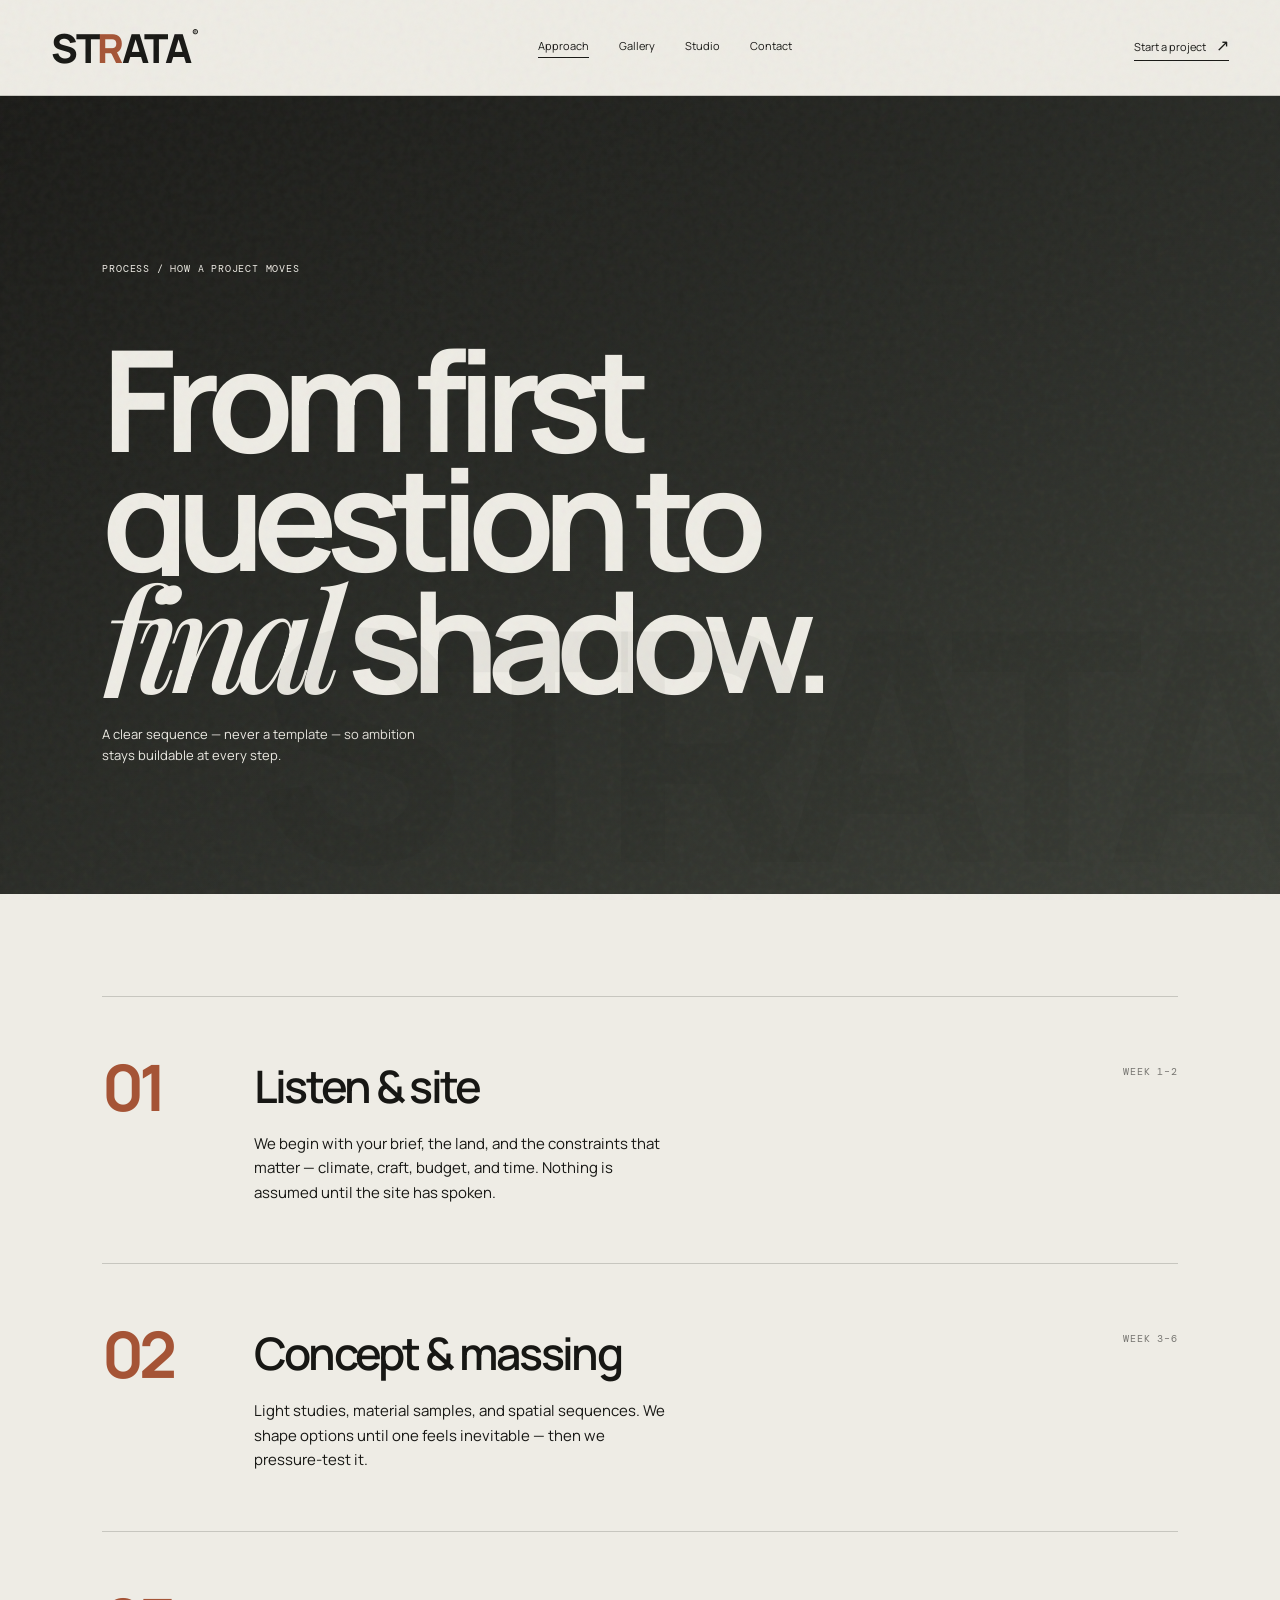
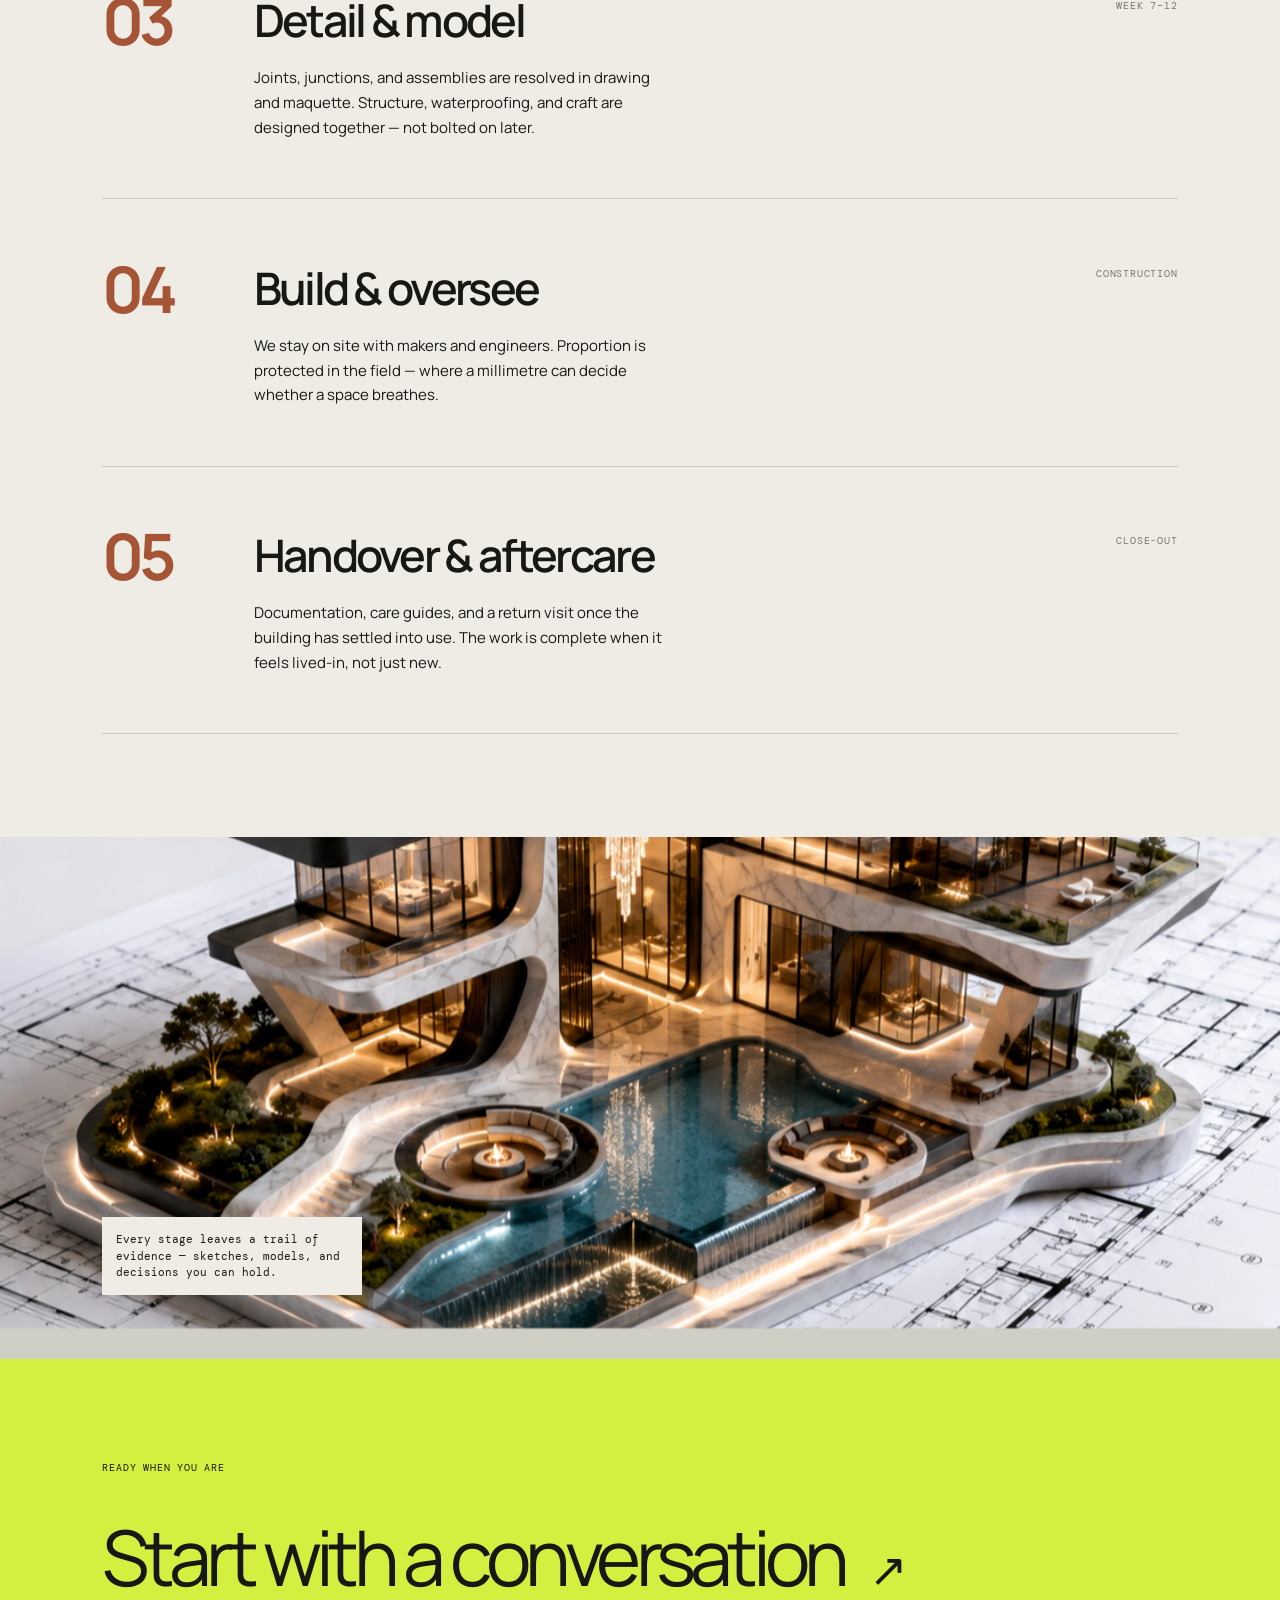
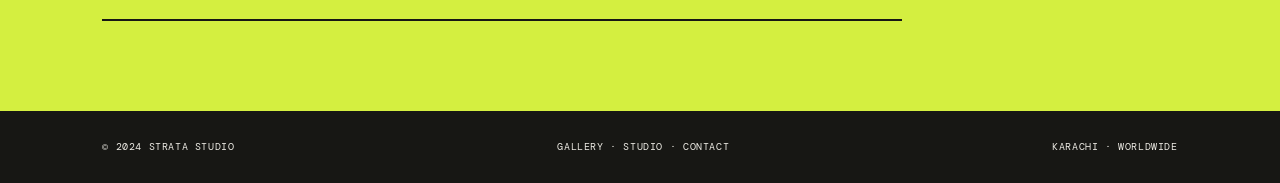
<file: outputs/strata/approach.html>
<!doctype html>
<html lang="en">
<head>
  <meta charset="utf-8">
  <meta name="viewport" content="width=device-width,initial-scale=1">
  <title>Approach — STRATA</title>
  <link rel="preconnect" href="https://fonts.googleapis.com">
  <link href="https://fonts.googleapis.com/css2?family=DM+Mono:wght@400;500&family=Manrope:wght@400;500;600;700;800&family=Playfair+Display:ital,wght@0,500;1,500&display=swap" rel="stylesheet">
  <link rel="stylesheet" href="style.css">
  <link rel="stylesheet" href="refine.css">
  <link rel="stylesheet" href="pages.css">
  <link rel="stylesheet" href="motion.css">
</head>
<body class="page approach-page">
  <div class="grain" aria-hidden="true"></div>
  <div class="cursor" aria-hidden="true">
    <div class="cursor-ring"></div>
    <div class="cursor-dot"></div>
    <div class="cursor-label">View</div>
  </div>
  <div class="page-progress" aria-hidden="true"><span></span></div>

  <header class="nav page-nav" data-nav>
    <a class="brand magnetic" href="index.html">ST<span>R</span>ATA<small>®</small></a>
    <nav>
      <a class="active" href="approach.html">Approach</a>
      <a href="gallery.html">Gallery</a>
      <a href="studio.html">Studio</a>
      <a href="contact.html">Contact</a>
    </nav>
    <a class="nav-cta magnetic" href="contact.html">Start a project <i>↗</i></a>
  </header>

  <main>
    <section class="page-hero approach-hero">
      <p class="eyebrow" data-reveal>Process / how a project moves</p>
      <h1 class="split-headline" data-split>From first<br>question to<br><em>final</em> shadow.</h1>
      <p data-reveal>A clear sequence — never a template — so ambition stays buildable at every step.</p>
    </section>

    <section class="workflow">
      <article class="workflow-step" data-reveal>
        <span class="workflow-num">01</span>
        <div>
          <h2>Listen & site</h2>
          <p>We begin with your brief, the land, and the constraints that matter — climate, craft, budget, and time. Nothing is assumed until the site has spoken.</p>
        </div>
        <span class="workflow-tag">Week 1–2</span>
      </article>
      <article class="workflow-step" data-reveal>
        <span class="workflow-num">02</span>
        <div>
          <h2>Concept & massing</h2>
          <p>Light studies, material samples, and spatial sequences. We shape options until one feels inevitable — then we pressure-test it.</p>
        </div>
        <span class="workflow-tag">Week 3–6</span>
      </article>
      <article class="workflow-step" data-reveal>
        <span class="workflow-num">03</span>
        <div>
          <h2>Detail & model</h2>
          <p>Joints, junctions, and assemblies are resolved in drawing and maquette. Structure, waterproofing, and craft are designed together — not bolted on later.</p>
        </div>
        <span class="workflow-tag">Week 7–12</span>
      </article>
      <article class="workflow-step" data-reveal>
        <span class="workflow-num">04</span>
        <div>
          <h2>Build & oversee</h2>
          <p>We stay on site with makers and engineers. Proportion is protected in the field — where a millimetre can decide whether a space breathes.</p>
        </div>
        <span class="workflow-tag">Construction</span>
      </article>
      <article class="workflow-step" data-reveal>
        <span class="workflow-num">05</span>
        <div>
          <h2>Handover & aftercare</h2>
          <p>Documentation, care guides, and a return visit once the building has settled into use. The work is complete when it feels lived-in, not just new.</p>
        </div>
        <span class="workflow-tag">Close-out</span>
      </article>
    </section>

    <section class="workflow-visual parallax-img">
      <img src="assets/maquette-residence.png" alt="Studio maquette">
      <span data-reveal>Every stage leaves a trail of evidence — sketches, models, and decisions you can hold.</span>
    </section>

    <section class="page-cta">
      <p class="eyebrow" data-reveal>Ready when you are</p>
      <a href="contact.html" class="magnetic" data-reveal>Start with a conversation <span>↗</span></a>
    </section>

    <footer class="site-footer">
      <div class="footer-bottom">
        <span>© 2024 STRATA STUDIO</span>
        <span><a href="gallery.html">Gallery</a> · <a href="studio.html">Studio</a> · <a href="contact.html">Contact</a></span>
        <span>Karachi · Worldwide</span>
      </div>
    </footer>
  </main>
  <script src="script.js"></script>
</body>
</html>
</file>
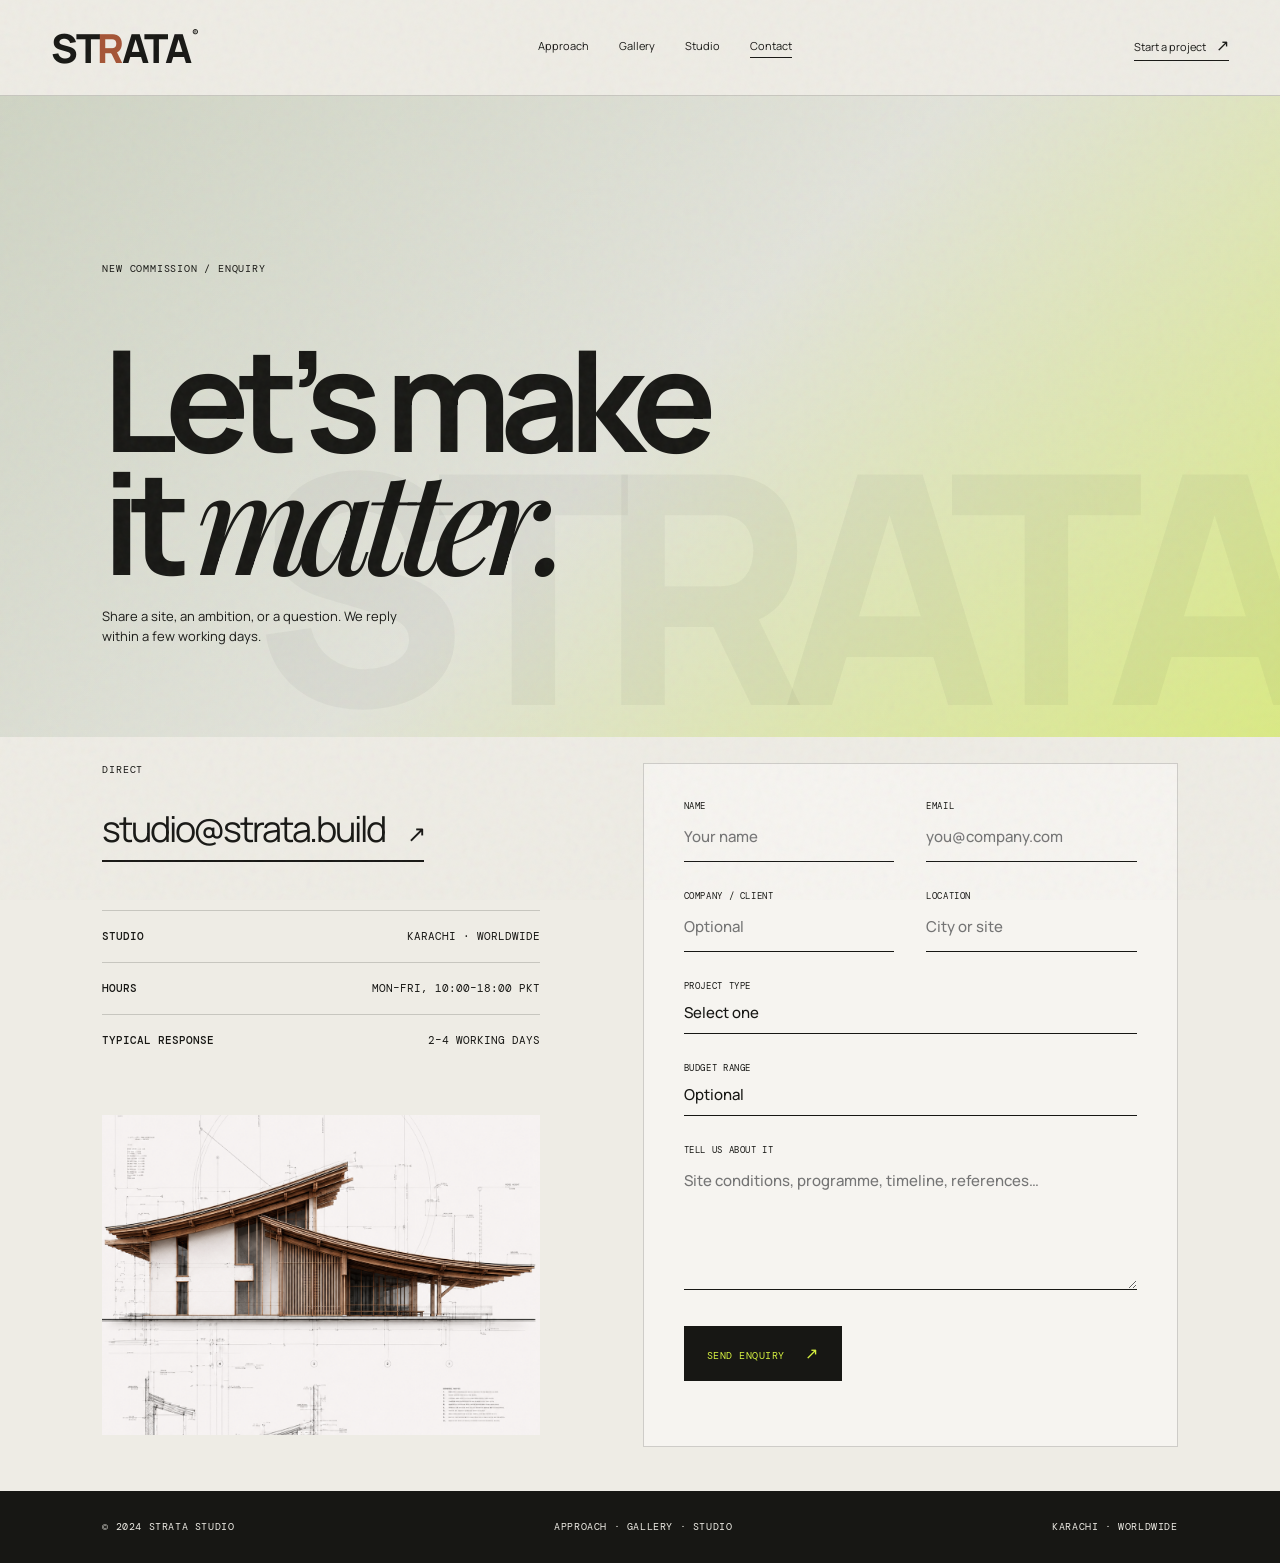
<file: outputs/strata/contact.html>
<!doctype html>
<html lang="en">
<head>
  <meta charset="utf-8">
  <meta name="viewport" content="width=device-width,initial-scale=1">
  <title>Contact — STRATA</title>
  <link rel="preconnect" href="https://fonts.googleapis.com">
  <link href="https://fonts.googleapis.com/css2?family=DM+Mono:wght@400;500&family=Manrope:wght@400;500;600;700;800&family=Playfair+Display:ital,wght@0,500;1,500&display=swap" rel="stylesheet">
  <link rel="stylesheet" href="style.css">
  <link rel="stylesheet" href="refine.css">
  <link rel="stylesheet" href="pages.css">
  <link rel="stylesheet" href="motion.css">
</head>
<body class="page contact-page">
  <div class="grain" aria-hidden="true"></div>
  <div class="cursor" aria-hidden="true">
    <div class="cursor-ring"></div>
    <div class="cursor-dot"></div>
    <div class="cursor-label">View</div>
  </div>
  <div class="page-progress" aria-hidden="true"><span></span></div>

  <header class="nav page-nav" data-nav>
    <a class="brand magnetic" href="index.html">ST<span>R</span>ATA<small>®</small></a>
    <nav>
      <a href="approach.html">Approach</a>
      <a href="gallery.html">Gallery</a>
      <a href="studio.html">Studio</a>
      <a class="active" href="contact.html">Contact</a>
    </nav>
    <a class="nav-cta magnetic" href="#enquire">Start a project <i>↗</i></a>
  </header>

  <main>
    <section class="page-hero contact-hero" id="enquire">
      <p class="eyebrow" data-reveal>New commission / enquiry</p>
      <h1 class="split-headline" data-split>Let’s make<br>it <em>matter.</em></h1>
      <p data-reveal>Share a site, an ambition, or a question. We reply within a few working days.</p>
    </section>

    <section class="contact-page-layout">
      <aside class="contact-aside" data-reveal>
        <p class="eyebrow">Direct</p>
        <a class="contact-link magnetic" href="mailto:studio@strata.build">studio@strata.build <span>↗</span></a>
        <ul>
          <li><strong>Studio</strong><span>Karachi · Worldwide</span></li>
          <li><strong>Hours</strong><span>Mon–Fri, 10:00–18:00 PKT</span></li>
          <li><strong>Typical response</strong><span>2–4 working days</span></li>
        </ul>
        <div class="contact-aside-visual">
          <img src="assets/ChatGPT%20Image%20Jul%2014,%202026,%2005_23_05%20PM.png" alt="Plan study">
        </div>
      </aside>

      <form class="contact-form contact-form--page" data-reveal>
        <div class="form-grid">
          <label>Name<input required name="name" placeholder="Your name" autocomplete="name"></label>
          <label>Email<input required type="email" name="email" placeholder="you@company.com" autocomplete="email"></label>
          <label>Company / client<input name="company" placeholder="Optional" autocomplete="organization"></label>
          <label>Location<input name="location" placeholder="City or site"></label>
        </div>
        <label>Project type
          <select name="type" required>
            <option value="" disabled selected>Select one</option>
            <option>Residence</option>
            <option>Pavilion / civic</option>
            <option>Adaptive reuse</option>
            <option>Masterplan / campus</option>
            <option>Other</option>
          </select>
        </label>
        <label>Budget range
          <select name="budget">
            <option value="" disabled selected>Optional</option>
            <option>Under $250k</option>
            <option>$250k – $1M</option>
            <option>$1M – $5M</option>
            <option>$5M+</option>
            <option>Not sure yet</option>
          </select>
        </label>
        <label>Tell us about it<textarea required name="brief" rows="5" placeholder="Site conditions, programme, timeline, references…"></textarea></label>
        <button type="submit" class="magnetic">Send enquiry <span>↗</span></button>
        <p class="form-note" aria-live="polite"></p>
      </form>
    </section>

    <footer class="site-footer">
      <div class="footer-bottom">
        <span>© 2024 STRATA STUDIO</span>
        <span><a href="approach.html">Approach</a> · <a href="gallery.html">Gallery</a> · <a href="studio.html">Studio</a></span>
        <span>Karachi · Worldwide</span>
      </div>
    </footer>
  </main>
  <script src="script.js"></script>
</body>
</html>
</file>
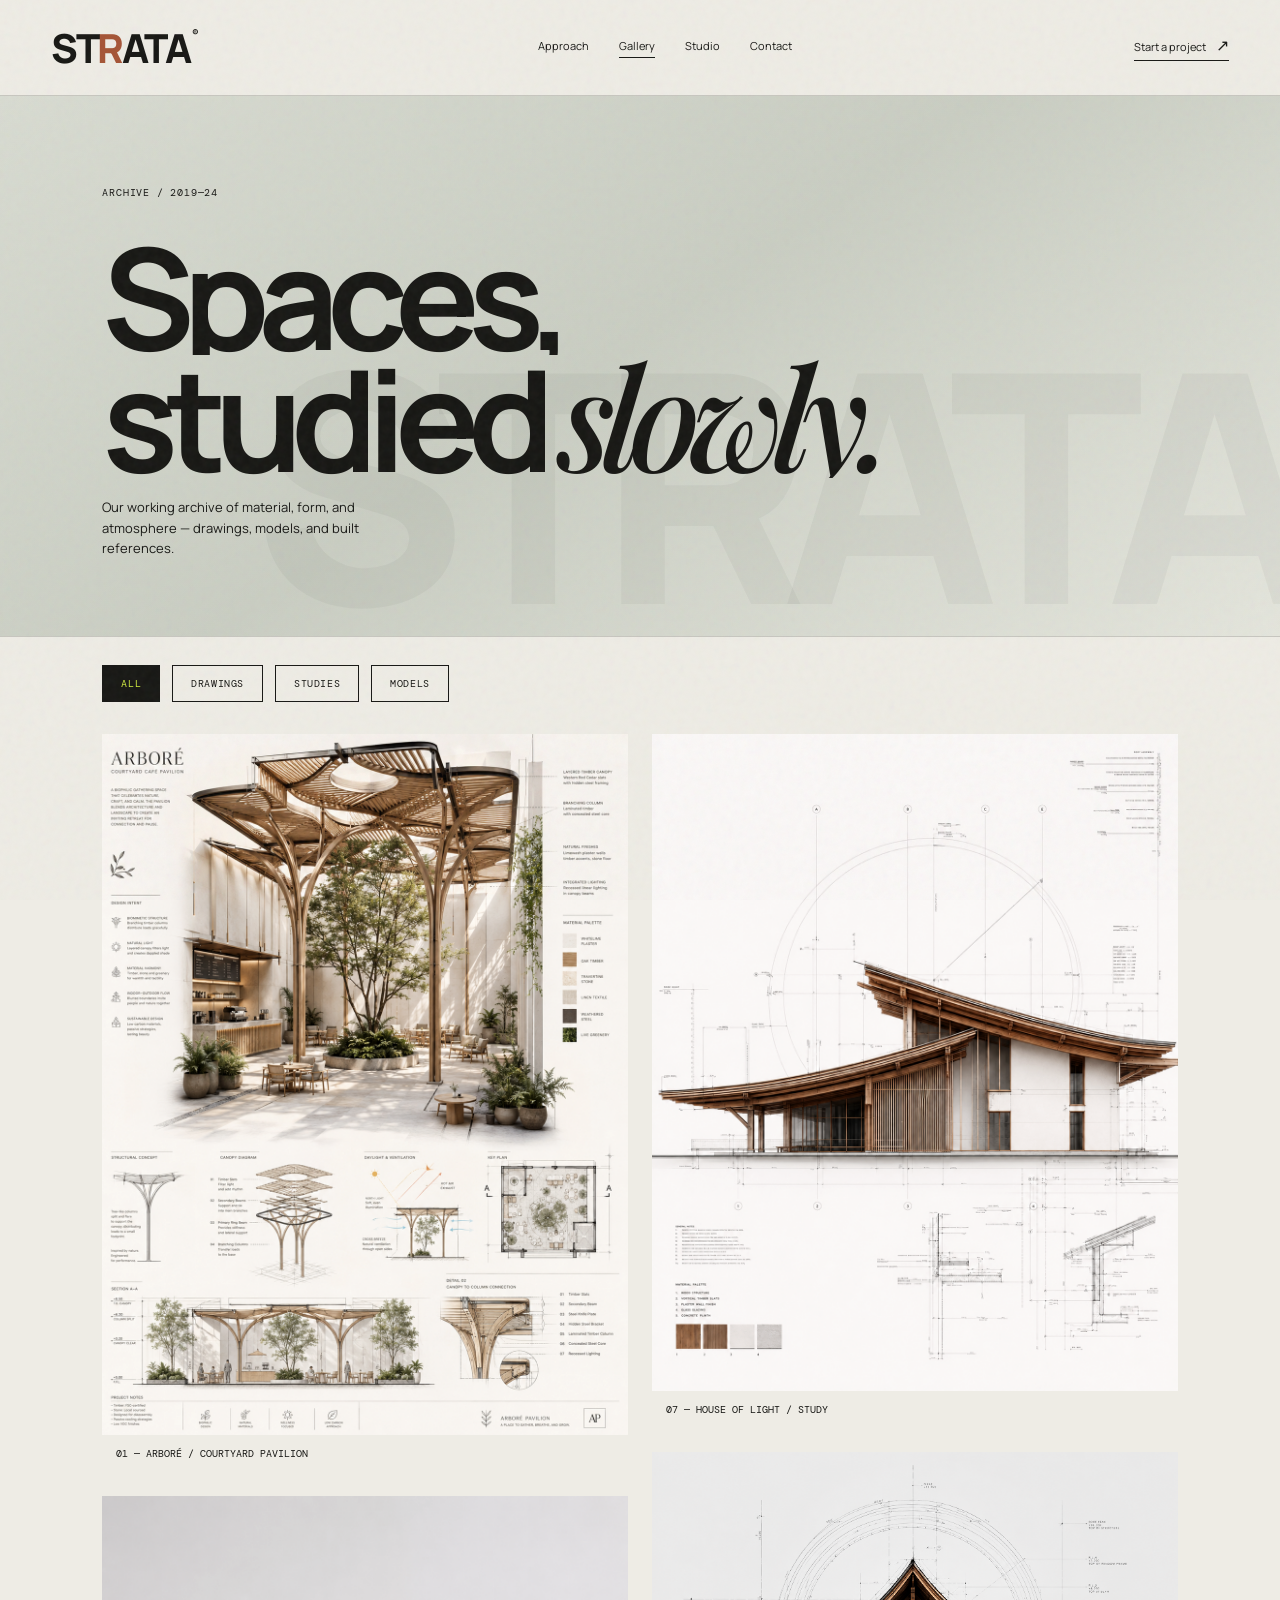
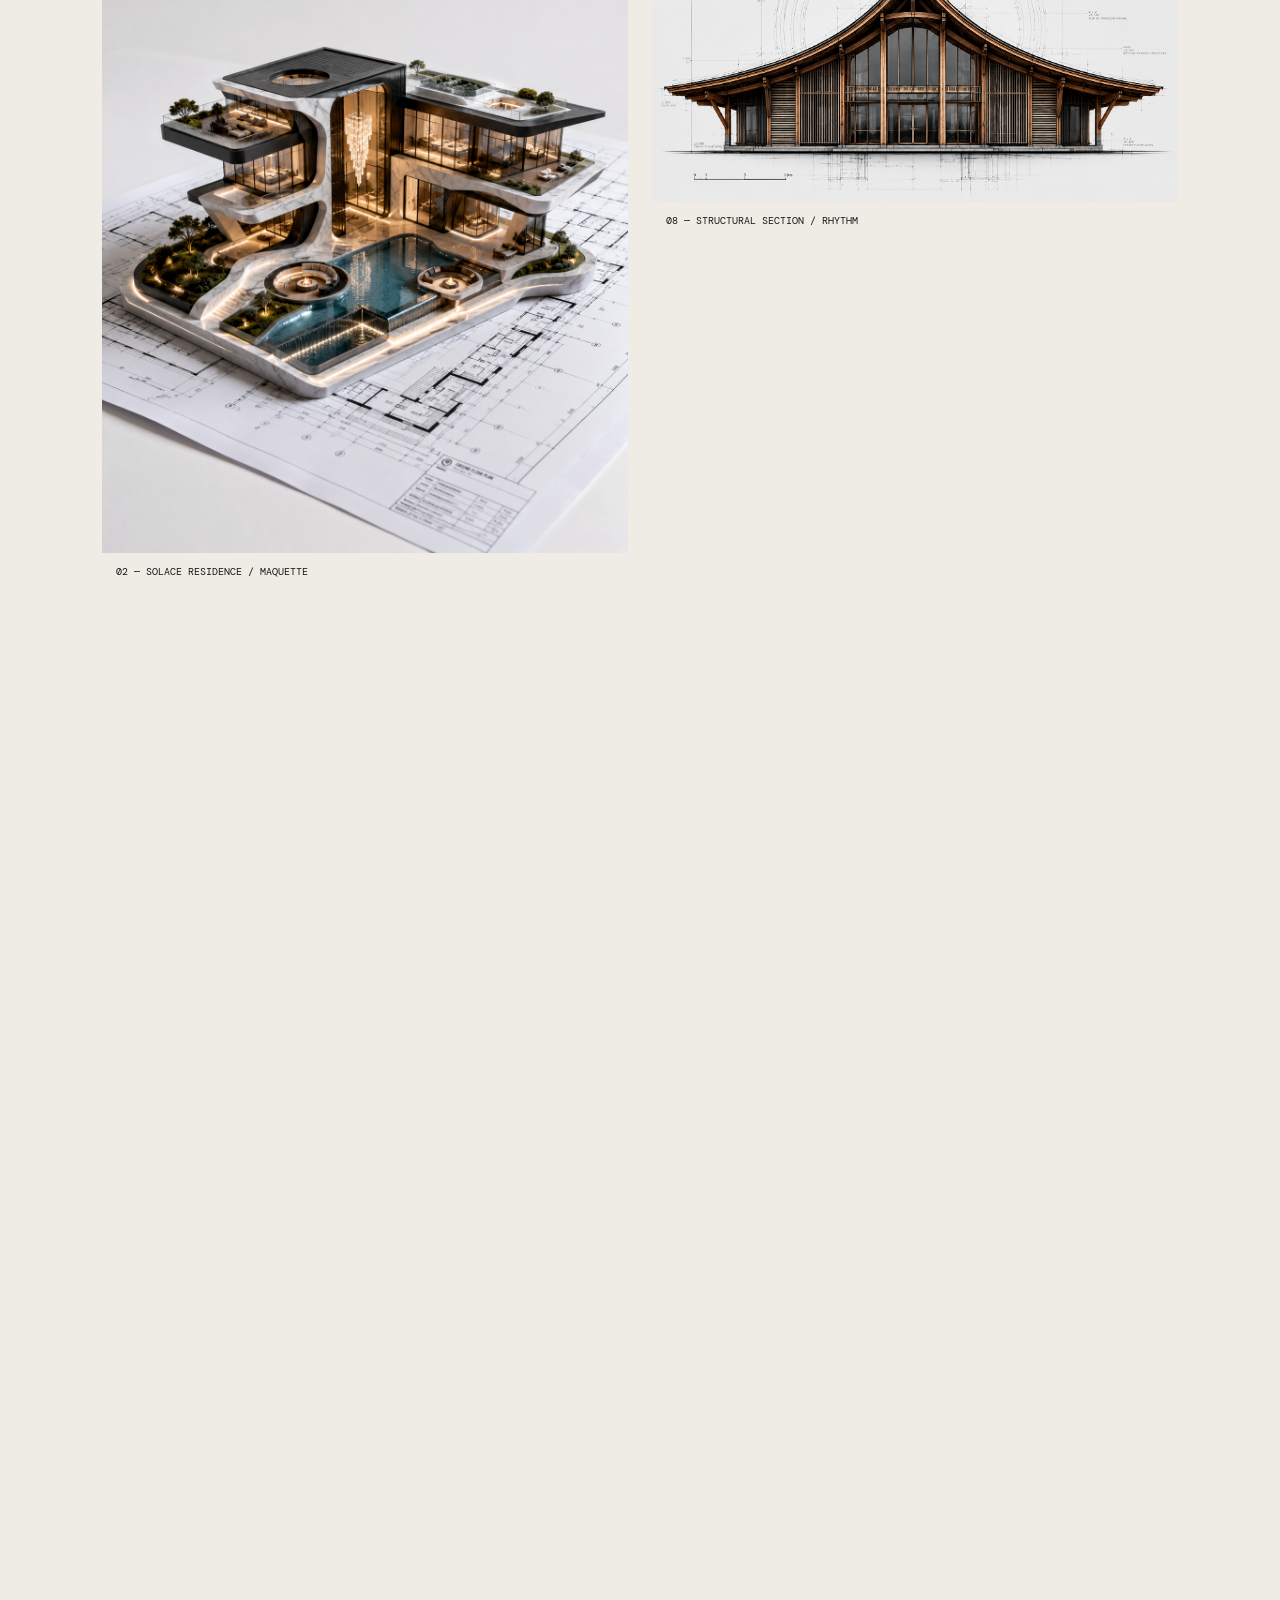
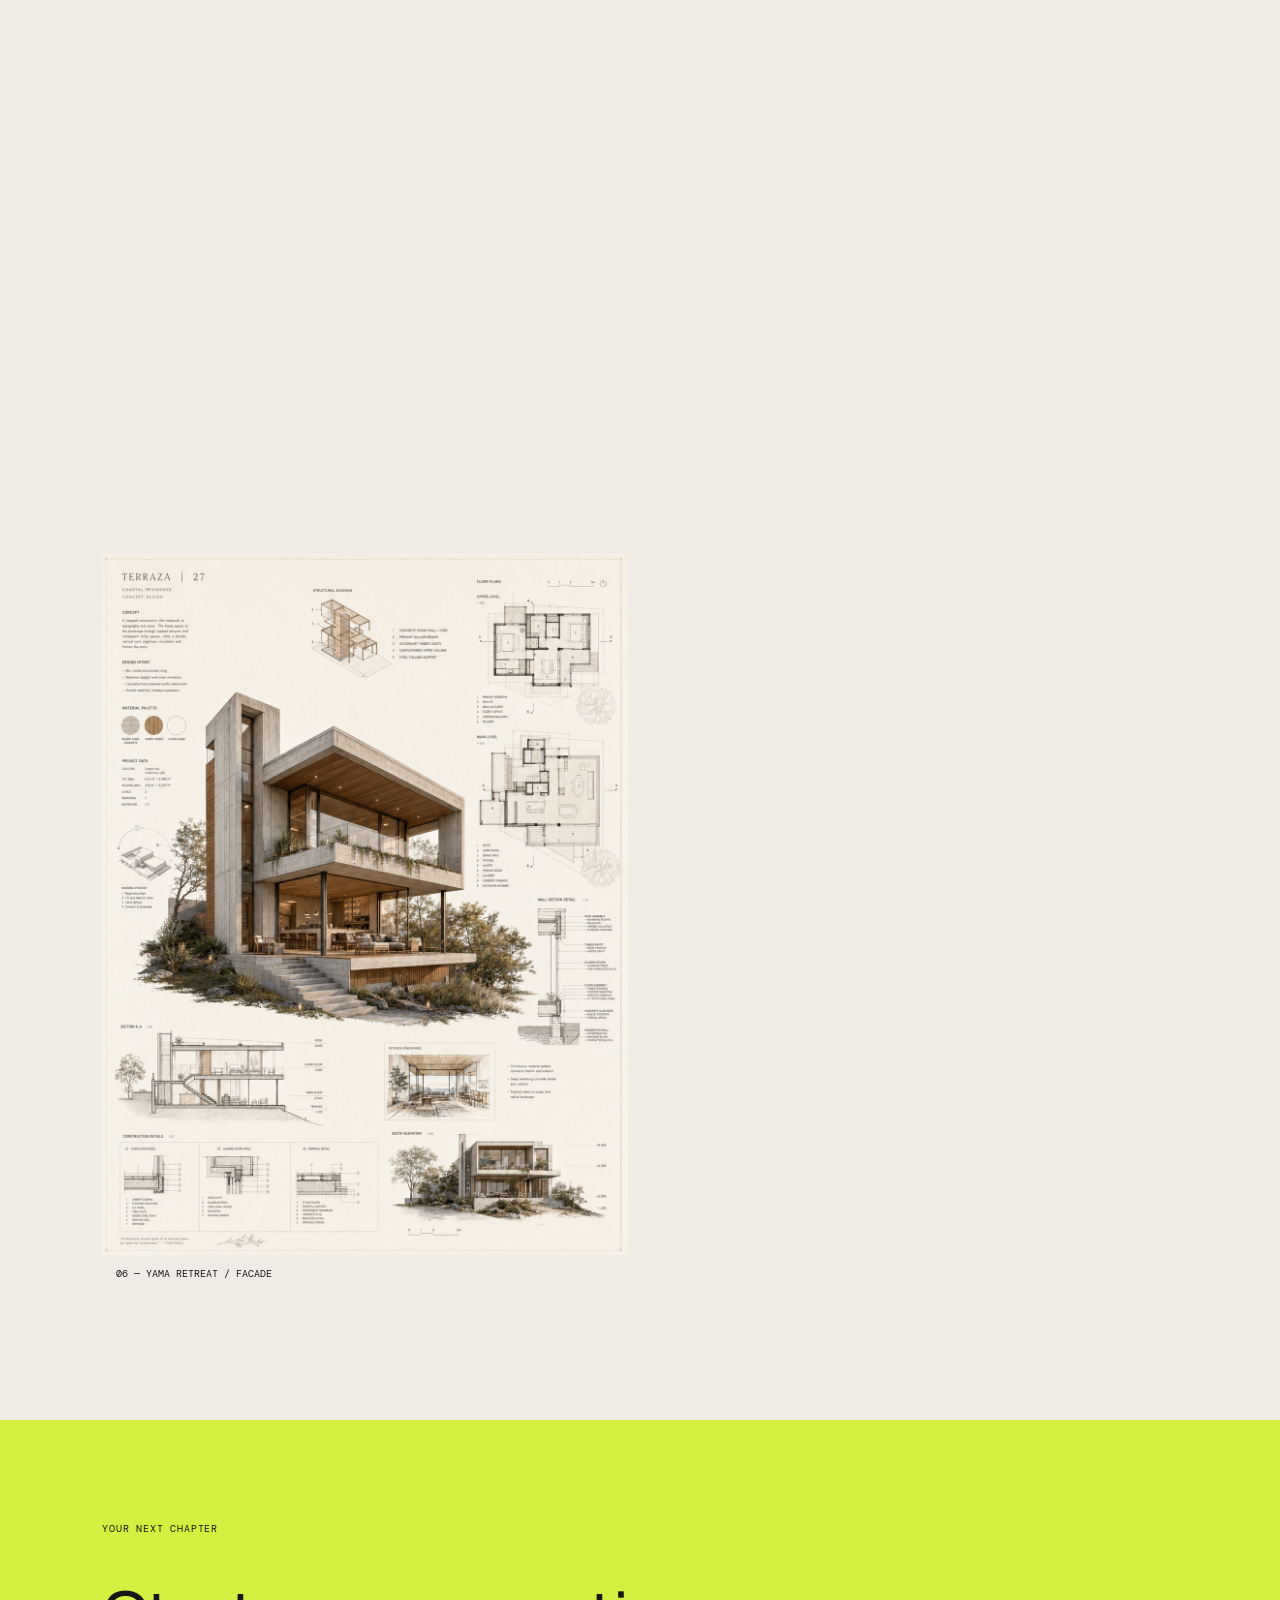
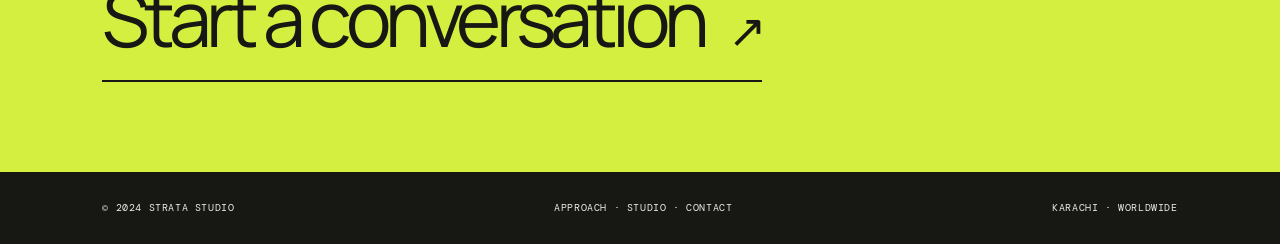
<file: outputs/strata/gallery.html>
<!doctype html>
<html lang="en">
<head>
  <meta charset="utf-8">
  <meta name="viewport" content="width=device-width,initial-scale=1">
  <title>Gallery — STRATA</title>
  <link rel="preconnect" href="https://fonts.googleapis.com">
  <link href="https://fonts.googleapis.com/css2?family=DM+Mono:wght@400;500&family=Manrope:wght@400;500;600;700;800&family=Playfair+Display:ital,wght@0,500;1,500&display=swap" rel="stylesheet">
  <link rel="stylesheet" href="style.css">
  <link rel="stylesheet" href="refine.css">
  <link rel="stylesheet" href="pages.css">
  <link rel="stylesheet" href="motion.css">
</head>
<body class="page gallery-page">
  <div class="grain" aria-hidden="true"></div>
  <div class="cursor" aria-hidden="true">
    <div class="cursor-ring"></div>
    <div class="cursor-dot"></div>
    <div class="cursor-label">View</div>
  </div>
  <div class="page-progress" aria-hidden="true"><span></span></div>

  <header class="nav page-nav" data-nav>
    <a class="brand magnetic" href="index.html">ST<span>R</span>ATA<small>®</small></a>
    <nav>
      <a href="approach.html">Approach</a>
      <a class="active" href="gallery.html">Gallery</a>
      <a href="studio.html">Studio</a>
      <a href="contact.html">Contact</a>
    </nav>
    <a class="nav-cta magnetic" href="contact.html">Start a project <i>↗</i></a>
  </header>

  <main>
    <section class="page-hero">
      <p class="eyebrow" data-reveal>Archive / 2019—24</p>
      <h1 class="split-headline" data-split>Spaces,<br>studied <em>slowly.</em></h1>
      <p data-reveal>Our working archive of material, form, and atmosphere — drawings, models, and built references.</p>
    </section>

    <section class="gallery-filter" data-reveal>
      <button class="is-active" data-filter="all">All</button>
      <button data-filter="drawing">Drawings</button>
      <button data-filter="built">Studies</button>
      <button data-filter="model">Models</button>
    </section>

    <section class="masonry">
      <figure data-cat="built" data-reveal class="tilt-card">
        <img src="assets/arbore-pavilion.png" alt="Arboré pavilion"><figcaption>01 — Arboré / Courtyard pavilion</figcaption>
      </figure>
      <figure data-cat="model" data-reveal class="tilt-card">
        <img src="assets/maquette-residence.png" alt="Maquette residence"><figcaption>02 — Solace residence / Maquette</figcaption>
      </figure>
      <figure data-cat="built" data-reveal class="tilt-card">
        <img src="assets/lumen-canopy.png" alt="Lumen Canopy"><figcaption>03 — Lumen canopy / Gathering</figcaption>
      </figure>
      <figure data-cat="built" data-reveal class="tilt-card">
        <img src="assets/continuum-house.png" alt="Continuum house"><figcaption>04 — Continuum house / Residence</figcaption>
      </figure>
      <figure data-cat="drawing" data-reveal class="tilt-card">
        <img src="assets/ChatGPT%20Image%20Jul%2014,%202026,%2005_25_26%20PM.png" alt="Horizon House drawing"><figcaption>05 — Horizon House / Elevation</figcaption>
      </figure>
      <figure data-cat="drawing" data-reveal class="tilt-card">
        <img src="assets/ChatGPT%20Image%20Jul%2014,%202026,%2006_53_38%20PM.png" alt="Yama Retreat drawing"><figcaption>06 — Yama Retreat / Facade</figcaption>
      </figure>
      <figure data-cat="drawing" data-reveal class="tilt-card">
        <img src="assets/ChatGPT%20Image%20Jul%2014,%202026,%2005_20_17%20PM.png" alt="House of Light drawing"><figcaption>07 — House of Light / Study</figcaption>
      </figure>
      <figure data-cat="drawing" data-reveal class="tilt-card">
        <img src="assets/ChatGPT%20Image%20Jul%2014,%202026,%2005_32_45%20PM.png" alt="Section study"><figcaption>08 — Structural section / Rhythm</figcaption>
      </figure>
      <figure data-cat="drawing" data-reveal class="tilt-card">
        <img src="assets/ChatGPT%20Image%20Jul%2014,%202026,%2005_33_04%20PM.png" alt="Facade lattice"><figcaption>09 — Timber lattice / Detail</figcaption>
      </figure>
      <figure data-cat="drawing" data-reveal class="tilt-card">
        <img src="assets/ChatGPT%20Image%20Jul%2014,%202026,%2005_23_05%20PM.png" alt="Plan study"><figcaption>10 — Planimetric / Sequence</figcaption>
      </figure>
      <figure data-cat="drawing" data-reveal class="tilt-card">
        <img src="assets/ChatGPT%20Image%20Jul%2014,%202026,%2007_04_54%20PM.png" alt="Layered section"><figcaption>11 — Strata section / Layers</figcaption>
      </figure>
      <figure data-cat="drawing" data-reveal class="tilt-card">
        <img src="assets/hero-elevation.png" alt="Technical elevation"><figcaption>12 — Horizon / Technical elevation</figcaption>
      </figure>
    </section>

    <section class="page-cta">
      <p class="eyebrow" data-reveal>Your next chapter</p>
      <a href="contact.html" class="magnetic" data-reveal>Start a conversation <span>↗</span></a>
    </section>

    <footer class="site-footer">
      <div class="footer-bottom">
        <span>© 2024 STRATA STUDIO</span>
        <span><a href="approach.html">Approach</a> · <a href="studio.html">Studio</a> · <a href="contact.html">Contact</a></span>
        <span>Karachi · Worldwide</span>
      </div>
    </footer>
  </main>
  <script src="script.js"></script>
</body>
</html>
</file>
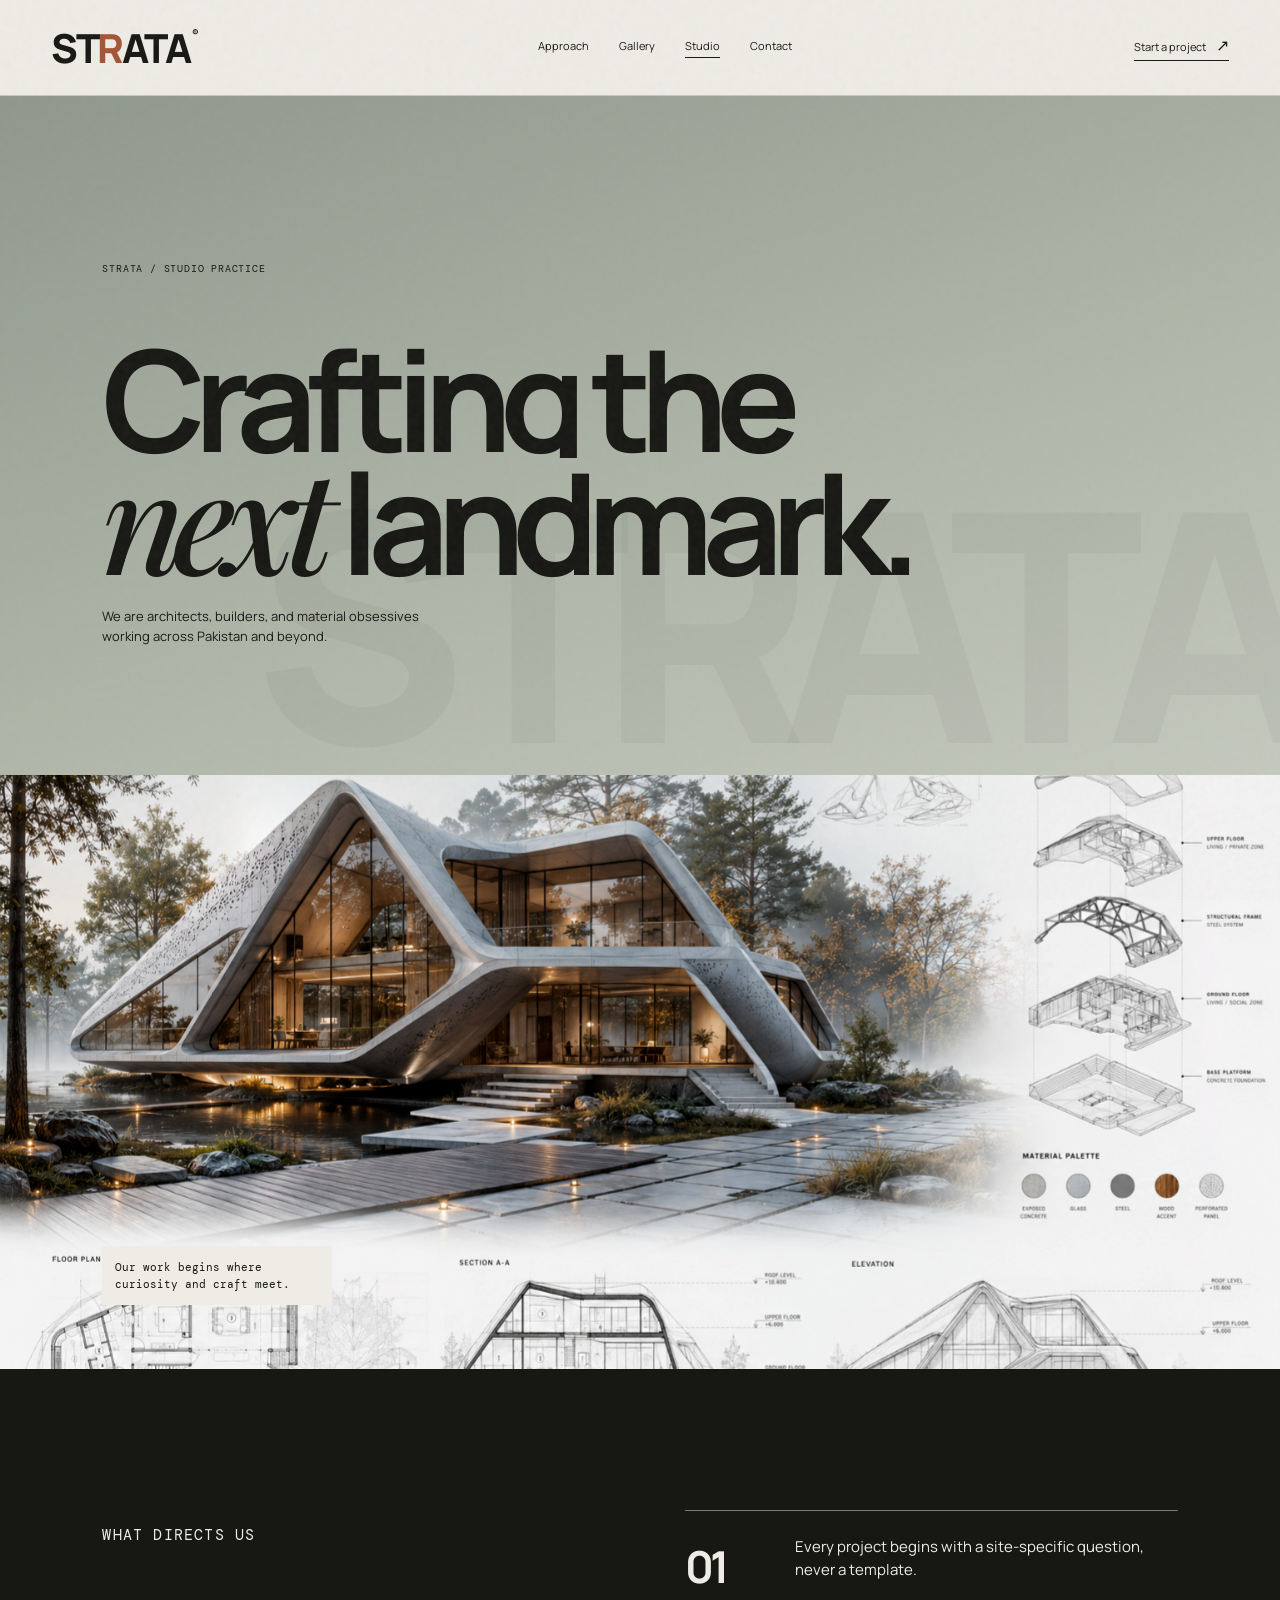
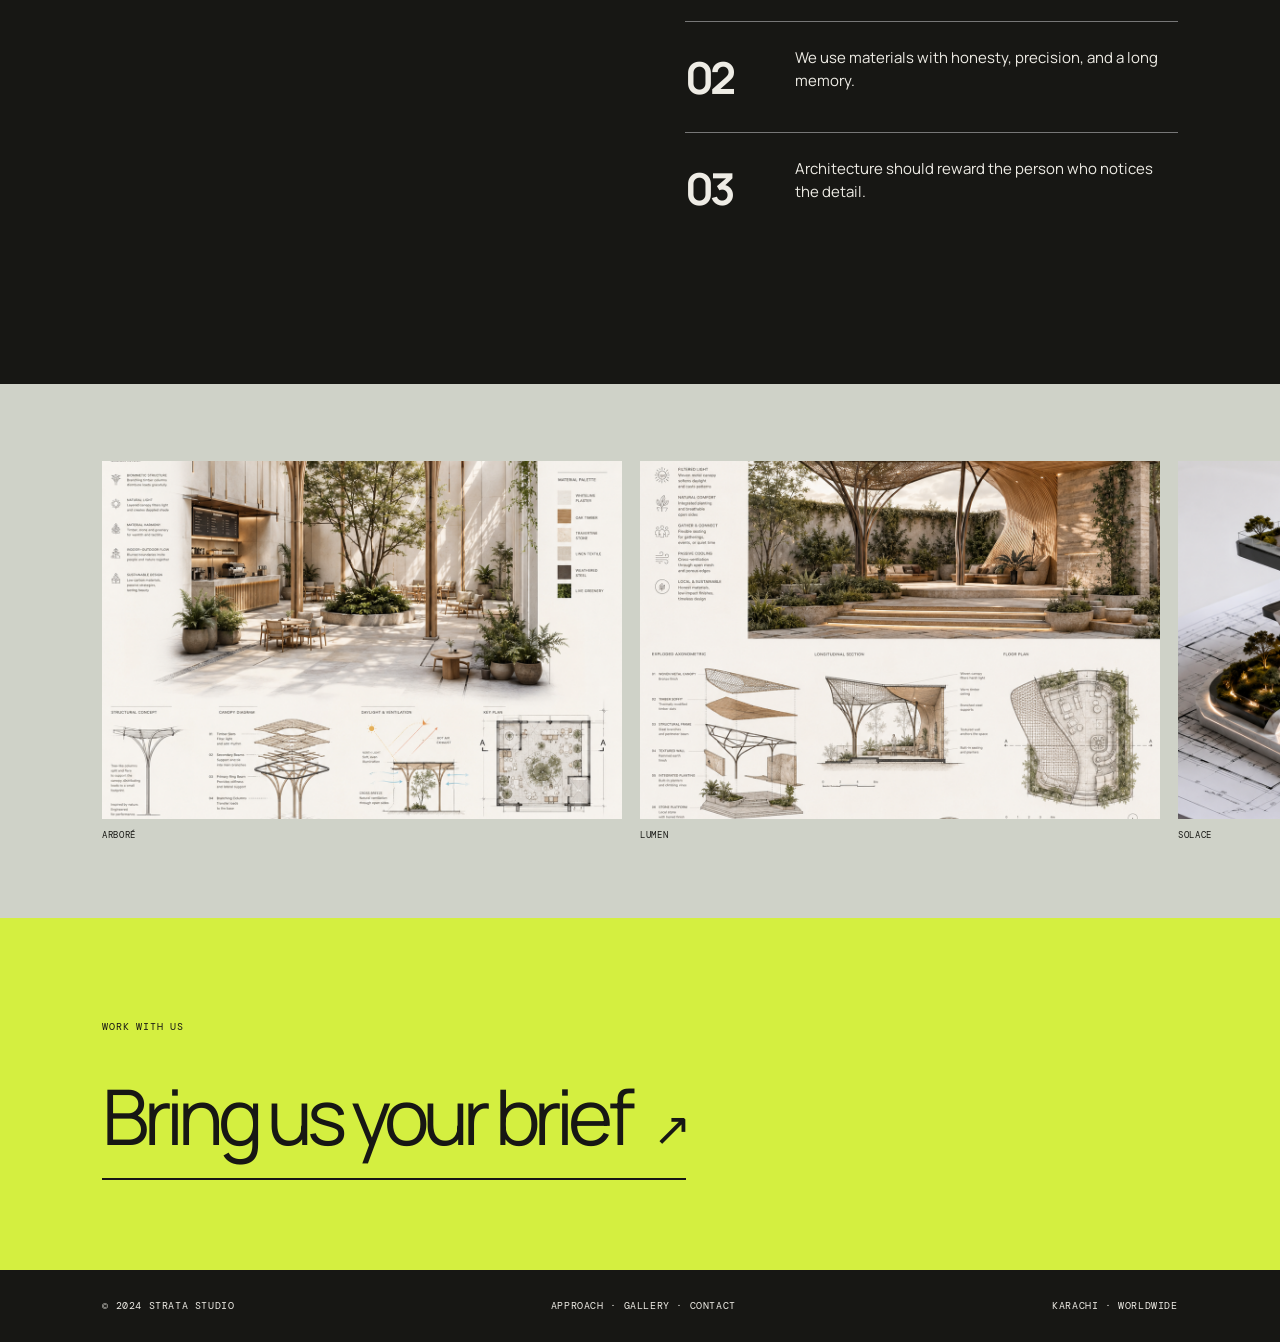
<file: outputs/strata/studio.html>
<!doctype html>
<html lang="en">
<head>
  <meta charset="utf-8">
  <meta name="viewport" content="width=device-width,initial-scale=1">
  <title>Studio — STRATA</title>
  <link rel="preconnect" href="https://fonts.googleapis.com">
  <link href="https://fonts.googleapis.com/css2?family=DM+Mono:wght@400;500&family=Manrope:wght@400;500;600;700;800&family=Playfair+Display:ital,wght@0,500;1,500&display=swap" rel="stylesheet">
  <link rel="stylesheet" href="style.css">
  <link rel="stylesheet" href="refine.css">
  <link rel="stylesheet" href="pages.css">
  <link rel="stylesheet" href="motion.css">
</head>
<body class="page studio-page">
  <div class="grain" aria-hidden="true"></div>
  <div class="cursor" aria-hidden="true">
    <div class="cursor-ring"></div>
    <div class="cursor-dot"></div>
    <div class="cursor-label">View</div>
  </div>
  <div class="page-progress" aria-hidden="true"><span></span></div>

  <header class="nav page-nav" data-nav>
    <a class="brand magnetic" href="index.html">ST<span>R</span>ATA<small>®</small></a>
    <nav>
      <a href="approach.html">Approach</a>
      <a href="gallery.html">Gallery</a>
      <a class="active" href="studio.html">Studio</a>
      <a href="contact.html">Contact</a>
    </nav>
    <a class="nav-cta magnetic" href="contact.html">Start a project <i>↗</i></a>
  </header>

  <main>
    <section class="page-hero studio-hero">
      <p class="eyebrow" data-reveal>STRATA / Studio practice</p>
      <h1 class="split-headline" data-split>Crafting the<br><em>next</em> landmark.</h1>
      <p data-reveal>We are architects, builders, and material obsessives working across Pakistan and beyond.</p>
    </section>

    <section class="studio-image parallax-img">
      <img src="assets/continuum-house.png" alt="Continuum House">
      <span data-reveal>Our work begins where curiosity and craft meet.</span>
    </section>

    <section class="principles">
      <p class="eyebrow" data-reveal>What directs us</p>
      <div data-reveal><h2>01</h2><p>Every project begins with a site-specific question, never a template.</p></div>
      <div data-reveal><h2>02</h2><p>We use materials with honesty, precision, and a long memory.</p></div>
      <div data-reveal><h2>03</h2><p>Architecture should reward the person who notices the detail.</p></div>
    </section>

    <section class="studio-strip">
      <div class="studio-strip-track" data-marquee>
        <figure><img src="assets/arbore-pavilion.png" alt=""><figcaption>Arboré</figcaption></figure>
        <figure><img src="assets/lumen-canopy.png" alt=""><figcaption>Lumen</figcaption></figure>
        <figure><img src="assets/maquette-residence.png" alt=""><figcaption>Solace</figcaption></figure>
        <figure><img src="assets/ChatGPT%20Image%20Jul%2014,%202026,%2005_32_45%20PM.png" alt=""><figcaption>Section</figcaption></figure>
        <figure><img src="assets/ChatGPT%20Image%20Jul%2014,%202026,%2005_33_04%20PM.png" alt=""><figcaption>Lattice</figcaption></figure>
        <figure><img src="assets/ChatGPT%20Image%20Jul%2014,%202026,%2005_23_05%20PM.png" alt=""><figcaption>Plan</figcaption></figure>
      </div>
    </section>

    <section class="page-cta">
      <p class="eyebrow" data-reveal>Work with us</p>
      <a href="contact.html" class="magnetic" data-reveal>Bring us your brief <span>↗</span></a>
    </section>

    <footer class="site-footer">
      <div class="footer-bottom">
        <span>© 2024 STRATA STUDIO</span>
        <span><a href="approach.html">Approach</a> · <a href="gallery.html">Gallery</a> · <a href="contact.html">Contact</a></span>
        <span>Karachi · Worldwide</span>
      </div>
    </footer>
  </main>
  <script src="script.js"></script>
</body>
</html>
</file>
<file: outputs/strata/style.css>
:root{--ink:#171714;--paper:#eeece5;--lime:#d4ef40;--clay:#a55436;--line:rgba(23,23,20,.18)}*{box-sizing:border-box}html{scroll-behavior:smooth;background:#171714;overscroll-behavior-y:none;overflow-x:clip}body{margin:0;background:var(--paper);color:var(--ink);font-family:Manrope,Arial,sans-serif;overflow-x:clip}.grain{position:fixed;inset:0;z-index:10;opacity:.12;pointer-events:none;background-image:url("data:image/svg+xml,%3Csvg viewBox='0 0 160 160' xmlns='http://www.w3.org/2000/svg'%3E%3Cfilter id='n'%3E%3CfeTurbulence type='fractalNoise' baseFrequency='.8' numOctaves='3' stitchTiles='stitch'/%3E%3C/filter%3E%3Crect width='100%25' height='100%25' filter='url(%23n)' opacity='.4'/%3E%3C/svg%3E")}.nav{height:96px;padding:0 4vw;display:flex;align-items:center;justify-content:space-between;position:absolute;z-index:40;left:0;right:0;width:100%}.nav .brand,.brand{font-weight:800;letter-spacing:-2.5px;font-size:40px;color:inherit;text-decoration:none;line-height:1}.brand span{color:var(--clay)}.brand small{font-size:10px;vertical-align:top;margin-left:3px}.nav nav{display:flex;gap:30px}.nav a{font-size:11px;text-decoration:none;color:inherit}.nav-cta{border-bottom:1px solid var(--ink);padding-bottom:4px}.nav-cta i,.text-link i{font-style:normal;font-size:16px;margin-left:8px}.hero{min-height:100vh;padding:130px 4vw 28px;position:relative;overflow:hidden;background:#d9ddd6}.hero-lines{position:absolute;inset:0;background:linear-gradient(90deg,transparent 24.9%,rgba(23,23,20,.15) 25%,transparent 25.1%,transparent 74.9%,rgba(23,23,20,.15) 75%,transparent 75.1%);opacity:.4}.eyebrow{font-family:'DM Mono',monospace;font-size:10px;letter-spacing:.08em;text-transform:uppercase;margin:0}.intro{position:relative}.intro span{color:var(--clay);padding:0 10px}.hero-copy{position:relative;display:flex;align-items:flex-end;justify-content:space-between;margin-top:6vh}.hero h1,.manifesto h2,.model-intro h2,.section-head h2,.promise h2,footer h2{font-size:clamp(58px,9.8vw,160px);line-height:.84;letter-spacing:-.08em;font-weight:600;margin:0}.hero h1 em,h2 em{font-family:'Playfair Display',serif;font-weight:500;letter-spacing:-.1em}.hero-aside{width:260px;margin:0 7vw 15px 20px}.hero-aside p,.manifesto-copy p,.model-intro>p{font-size:12px;line-height:1.65}.round-arrow{width:52px;height:52px;border:1.5px solid var(--ink);border-radius:50%;display:inline-flex;align-items:center;justify-content:center;text-decoration:none;color:var(--ink);margin-top:22px;transition:background .35s,color .35s,transform .35s;flex-shrink:0;line-height:0;font-size:0}.round-arrow svg{width:14px;height:18px;display:block}.round-arrow:hover{background:var(--ink);color:var(--lime);transform:rotate(-45deg)}.hero-visual{height:42vh;margin-top:5vh;overflow:hidden;position:relative;background:#eee}.hero-visual img{width:100%;height:100%;object-fit:cover;object-position:center 49%;mix-blend-mode:multiply;filter:contrast(1.08)}.visual-label{position:absolute;bottom:17px;left:18px;background:var(--paper);padding:10px 13px;font:10px/1.5 'DM Mono',monospace}.visual-label span{opacity:.6}.scroll-note{font:9px 'DM Mono',monospace;position:absolute;bottom:30px;right:4vw;display:flex;align-items:center;gap:10px}.scroll-note span{display:block;width:38px;border-top:1px solid var(--ink)}.manifesto{background:var(--ink);color:var(--paper);padding:13vw 8vw 0;min-height:94vh;overflow:hidden}.manifesto-grid{display:grid;grid-template-columns:1.2fr .45fr;gap:8vw;padding-top:8vw}.manifesto h2{font-size:clamp(45px,7vw,105px)}.manifesto-copy{align-self:end;padding-bottom:30px}.text-link{color:inherit;text-decoration:none;border-bottom:1px solid currentColor;padding-bottom:7px;font:11px 'DM Mono',monospace;display:inline-block;margin-top:26px}.ticker{margin:10vw -8vw 0;border-top:1px solid #777;border-bottom:1px solid #777;padding:19px 0;white-space:nowrap;overflow:hidden;color:var(--lime);font-size:6vw;letter-spacing:-.05em;display:flex;gap:35px}.ticker span{animation:ticker 23s linear infinite}@keyframes ticker{to{transform:translateX(-100%)}}.model-section{min-height:100vh;padding:10vw 6vw;display:grid;grid-template-columns:.55fr 1.45fr;align-items:center;background:var(--paper);gap:28px}.model-intro h2{font-size:clamp(48px,6vw,92px);margin:20px 0 35px}.model-intro>p{max-width:210px}.model-stage{height:min(68vw,760px);min-height:520px;position:relative;overflow:visible;background:transparent;cursor:grab;user-select:none}.model-stage:active{cursor:grabbing}.model-hint{position:absolute;z-index:2;top:18px;left:18px;font:9px 'DM Mono';letter-spacing:.06em}.model-hint b{margin-left:8px;font-size:16px}.scene{position:absolute;width:290px;height:240px;left:50%;top:50%;transform:translate(-50%,-43%) perspective(800px) rotateX(-20deg) rotateY(-28deg);transform-style:preserve-3d;transition:transform .1s}.pavilion{position:absolute;inset:0;transform-style:preserve-3d}.base{position:absolute;width:280px;height:150px;left:5px;top:116px;background:repeating-linear-gradient(90deg,#5e615d,#5e615d 8px,#777a73 9px,#777a73 10px);transform:rotateX(90deg) translateZ(-50px);box-shadow:0 42px 40px rgba(0,0,0,.25)}.glass{position:absolute;left:42px;top:83px;width:205px;height:90px;background:repeating-linear-gradient(90deg,rgba(43,59,57,.72),rgba(43,59,57,.72) 2px,transparent 3px,transparent 37px),linear-gradient(115deg,#a6b6ad,#354a48);border:4px solid #2c302b;transform:translateZ(23px)}.frame{position:absolute;width:13px;height:140px;background:#9d6339;top:55px;transform:translateZ(35px)}.frame-a{left:42px}.frame-b{left:139px}.frame-c{right:42px}.roof{position:absolute;left:25px;top:28px;width:250px;height:94px;background:linear-gradient(145deg,#5d3822,#b27343 28%,#2e241d 30%,#825132 62%,#221c17 63%);clip-path:polygon(50% 0,100% 85%,100% 100%,0 100%,0 85%);transform:translateZ(60px) rotateX(4deg);filter:drop-shadow(0 10px 8px rgba(0,0,0,.3))}.orbit{position:absolute;border:1px solid rgba(23,23,20,.26);border-radius:50%;left:50%;top:50%;transform:translate(-50%,-50%) rotateX(67deg)}.orbit-one{width:88%;height:44%}.orbit-two{width:58%;height:29%;transform:translate(-50%,-50%) rotateX(67deg) rotateZ(45deg)}.model-tag{position:absolute;font:9px 'DM Mono';display:flex;align-items:center;gap:6px}.model-tag span{font-size:8px;border-left:1px solid var(--ink);padding-left:6px}.tag-one{top:27%;right:8%}.tag-two{top:62%;left:7%}.tag-three{bottom:8%;right:14%}.projects{padding:12vw 8vw;background:var(--paper)}.section-head{display:grid;grid-template-columns:1fr 1.5fr .5fr;align-items:end;margin-bottom:7vw}.section-head h2{font-size:clamp(45px,6vw,90px)}.project-list{display:grid;grid-template-columns:1fr 1fr;gap:9vw 2vw}.project-wide{grid-column:span 2}.project-image{height:47vw;max-height:620px;overflow:hidden;background:#d5d3cb}.project:not(.project-wide) .project-image{height:32vw}.project-image img{width:100%;height:100%;object-fit:cover;transition:transform .8s cubic-bezier(.2,.8,.2,1);filter:saturate(.75) contrast(1.04)}.project:hover img{transform:scale(1.06)}.project-meta{display:grid;grid-template-columns:1fr 2fr 1fr;align-items:center;padding:13px 0;border-bottom:1px solid var(--line);font:9px 'DM Mono',monospace;text-transform:uppercase}.project-meta h3{font:600 21px Manrope;margin:0;text-transform:none;letter-spacing:-.06em}.project-meta span:last-child{text-align:right}.promise{background:var(--clay);color:#f6ecda;display:grid;grid-template-columns:1fr 1fr;min-height:100vh}.promise-image{overflow:hidden;min-height:640px}.promise-image img{width:100%;height:100%;object-fit:cover;mix-blend-mode:multiply;opacity:.84}.promise-copy{padding:11vw 9vw}.promise h2{font-size:clamp(47px,6vw,88px);margin:35px 0 10vw}.stat{border-top:1px solid rgba(246,236,218,.55);padding:13px 0;display:flex;gap:18px;align-items:center}.stat strong{font-size:44px;letter-spacing:-.08em}.stat p{font:10px/1.5 'DM Mono';text-transform:uppercase;margin:0}footer{background:var(--lime);min-height:0;padding:10vw 8vw 28px;display:flex;flex-direction:column;align-items:flex-start}footer h2{font-size:clamp(56px,9vw,140px);margin:35px 0 7vw}.contact-link{font-size:clamp(22px,3.2vw,54px);letter-spacing:-.06em;color:inherit;text-decoration:none;border-bottom:2px solid var(--ink);padding-bottom:7px}.contact-link span{font-size:.65em;margin-left:18px}.footer-bottom{display:flex;justify-content:space-between;width:100%;margin-top:48px;padding-top:0;font:9px 'DM Mono',monospace;text-transform:uppercase}.reveal{opacity:0;transform:translateY(40px);transition:1s cubic-bezier(.2,.8,.2,1)}.reveal.visible{opacity:1;transform:none}@media(max-width:720px){.nav{height:76px;padding:0 6vw}.nav nav{display:flex;gap:12px}.nav-cta{font-size:9px!important}.hero{padding:100px 6vw 25px}.hero-copy{display:block}.hero h1{font-size:17vw}.hero-aside{margin:32px 0 0;width:80%}.hero-visual{height:29vh;margin-top:30px}.scroll-note{display:none}.manifesto{padding:20vw 6vw 0;min-height:75vh}.manifesto-grid,.model-section{grid-template-columns:1fr;padding-top:15vw}.manifesto-copy{padding-bottom:0}.ticker{margin:15vw -6vw 0}.model-section{padding:18vw 6vw;gap:28px}.model-stage{height:92vw;min-height:390px}.model-tag{display:none}.section-head{grid-template-columns:1fr;margin-bottom:14vw;gap:25px}.project-list{display:block}.project{margin-bottom:12vw}.project-wide{grid-column:auto}.project-image,.project:not(.project-wide) .project-image{height:63vw}.project-meta{grid-template-columns:1fr 1.8fr 1fr}.project-meta h3{font-size:17px}.promise{grid-template-columns:1fr}.promise-image{min-height:55vh}.promise-copy{padding:18vw 8vw}.promise h2{margin-bottom:15vw}.footer-bottom{gap:15px;flex-wrap:wrap}}
</file>
<file: outputs/strata/refine.css>
/* Uncut hero elevation + denser, layered architectural maquette. */
.hero-bg{position:absolute;inset:0;z-index:0;overflow:hidden}.hero-bg img{width:100%;height:100%;object-fit:contain;object-position:center 58%;transform:scale(1.02);will-change:transform;filter:contrast(1.03) saturate(.83)}.hero-wash{position:absolute;z-index:1;inset:0;background:linear-gradient(90deg,rgba(230,232,224,.9) 0%,rgba(230,232,224,.57) 34%,rgba(230,232,224,.1) 72%),linear-gradient(0deg,rgba(230,232,224,.58),transparent 43%)}.hero-lines{z-index:1}.intro,.hero-copy,.hero-visual,.scroll-note{z-index:2}.hero-visual{background:transparent;overflow:visible}.hero-visual img{display:none}.scene{width:390px;height:310px;transform:translate(-50%,-43%) perspective(1000px) rotateX(-20deg) rotateY(-28deg)}.base{width:370px;height:205px;left:10px;top:153px;background:repeating-linear-gradient(90deg,#5d625f,#5d625f 9px,#83867e 10px,#83867e 12px);box-shadow:0 55px 52px rgba(0,0,0,.3)}.base-rim{position:absolute;width:370px;height:29px;left:10px;top:150px;background:#5d5d54;transform:translateZ(-8px)}.glass{left:62px;top:102px;width:265px;height:113px;background:repeating-linear-gradient(90deg,rgba(32,43,42,.7),rgba(32,43,42,.7) 3px,transparent 4px,transparent 43px),linear-gradient(115deg,#b4cbc2,#243939);border-width:6px;transform:translateZ(28px);box-shadow:inset 0 0 20px rgba(230,248,233,.23)}.glass-side{position:absolute;left:325px;top:106px;width:54px;height:112px;background:linear-gradient(115deg,#44615d,#192523);transform:rotateY(90deg) translateZ(20px);border:5px solid #2a2d28}.frame{width:15px;height:168px;background:linear-gradient(90deg,#794222,#bf7940 48%,#552f1d);top:66px;transform:translateZ(42px);box-shadow:4px 0 5px rgba(0,0,0,.25)}.frame-a{left:62px}.frame-b{left:185px}.frame-c{right:62px}.frame-d{position:absolute;left:122px;height:150px;opacity:.7}.slats{position:absolute;left:72px;top:91px;width:107px;height:113px;transform:translateZ(48px);background:repeating-linear-gradient(90deg,#5b301e 0 3px,#b47844 4px 6px,transparent 7px 12px);opacity:.94}.roof-under{position:absolute;left:29px;top:35px;width:333px;height:126px;background:#241b16;clip-path:polygon(50% 0,100% 85%,100% 100%,0 100%,0 85%);transform:translateZ(48px) translateY(10px)}.roof{left:22px;top:23px;width:346px;height:130px;background:linear-gradient(145deg,#3a2117 0%,#a55e32 24%,#d18a4e 39%,#42281d 42%,#1c1715 52%,#5d3524 82%,#231a16 83%);transform:translateZ(74px) rotateX(4deg);filter:drop-shadow(0 14px 10px rgba(0,0,0,.35))}.roof-ridge{position:absolute;left:181px;top:24px;width:20px;height:135px;background:linear-gradient(90deg,#d3955b,#512c1b);clip-path:polygon(50% 0,100% 100%,0 100%);transform:translateZ(80px)}.drawing-face{position:absolute;width:280px;height:182px;left:55px;top:55px;opacity:.22;background:url('assets/hero-elevation.png') center/cover;mix-blend-mode:multiply;transform:translateZ(-18px);filter:contrast(1.5)}@media(max-width:720px){.hero-bg img{object-position:center 64%;transform:scale(1.15)}.hero-wash{background:linear-gradient(90deg,rgba(230,232,224,.93),rgba(230,232,224,.35)),linear-gradient(0deg,rgba(230,232,224,.66),transparent 55%)}.scene{transform:translate(-50%,-43%) perspective(1000px) scale(.8) rotateX(-20deg) rotateY(-28deg)}}

/* The .glb centrepiece renders via Three.js into .house-canvas — no boxed container */
.model-stage--glb{background:transparent;box-shadow:none}.house-canvas{position:absolute;z-index:1;inset:-4% -6% -2%;width:112%;height:108%}.house-canvas canvas{display:block;width:100%!important;height:100%!important}.model-stage--glb .orbit{z-index:0;pointer-events:none;opacity:.45}.model-stage--glb .model-hint,.model-stage--glb .model-tag{z-index:2;pointer-events:none}.model-stage--glb .model-tag{background:rgba(238,236,229,.85);backdrop-filter:blur(6px);padding:5px 7px}.model-stage--glb .tag-one{top:14%;right:4%}.model-stage--glb .tag-two{top:64%;left:2%}.model-stage--glb .tag-three{bottom:8%;right:8%}
.fallback-maquette{position:absolute;inset:0;z-index:0;pointer-events:none;overflow:hidden;background:transparent;border-radius:0}.fallback-maquette img{width:100%;height:100%;object-fit:contain;object-position:center;filter:saturate(.92) contrast(1.04);animation:maquette-breathe 8s ease-in-out infinite alternate}
@keyframes maquette-breathe{from{transform:scale(1.02)}to{transform:scale(1.08)}}

/* Gallery tease + contact (cursor lives in motion.css). */
.gallery-tease{padding:11vw 0 11vw 8vw;background:#d7d7ce;overflow:hidden}.gallery-tease-head{display:flex;justify-content:space-between;align-items:center;padding-right:8vw;margin-bottom:5vw}.gallery-tease-head .text-link{margin:0}.gallery-rail{display:flex;gap:24px;width:max-content;padding-right:8vw}.gallery-card{margin:0;width:min(48vw,680px);height:min(40vw,580px);position:relative;overflow:hidden;background:#e9e7df;box-shadow:0 20px 38px rgba(20,20,15,.12);flex:0 0 auto}.gallery-card--tall{width:min(31vw,440px)}.gallery-card img{width:100%;height:100%;object-fit:cover;transition:transform 1.3s cubic-bezier(.2,.8,.2,1)}.gallery-card:hover img{transform:scale(1.08)}.gallery-card figcaption{position:absolute;left:14px;bottom:14px;background:var(--paper);padding:9px 11px;font:9px 'DM Mono',monospace;letter-spacing:.07em;text-transform:uppercase}.contact-layout{display:grid;grid-template-columns:1fr .62fr;gap:10vw;width:100%}.contact-form{padding-top:20px}.contact-form label{display:block;font:9px 'DM Mono',monospace;text-transform:uppercase;letter-spacing:.07em;margin:0 0 18px}.contact-form input,.contact-form textarea{display:block;width:100%;border:0;border-bottom:1px solid var(--ink);border-radius:0;background:transparent;padding:10px 0;font:500 15px Manrope,sans-serif;color:var(--ink);outline:0;resize:vertical}.contact-form input:focus,.contact-form textarea:focus{border-color:var(--clay)}.contact-form button{margin-top:12px;border:1px solid var(--ink);background:var(--ink);color:var(--lime);padding:13px 17px;font:10px 'DM Mono',monospace;text-transform:uppercase;letter-spacing:.05em;cursor:pointer;transition:.3s}.contact-form button:hover{background:transparent;color:var(--ink)}.contact-form button span{font-size:16px;margin-left:14px}.form-note{font:10px 'DM Mono',monospace;margin:12px 0 0;min-height:13px}.contact-form.is-sent .form-note{color:var(--clay)}@media(max-width:720px){.gallery-tease{padding-left:6vw;padding-top:18vw;padding-bottom:18vw}.gallery-tease-intro{padding-right:6vw;margin-bottom:10vw}.gallery-tease-head{padding-right:6vw;display:block}.gallery-tease-head .text-link{margin-top:20px}.gallery-card{width:75vw;height:95vw}.gallery-card--tall{width:62vw}.contact-layout{grid-template-columns:1fr;gap:20px}.contact-form{padding-top:0}}
</file>
<file: outputs/strata/pages.css>
.page{background:var(--paper)}
.page-nav{position:relative;background:var(--paper);border-bottom:1px solid var(--line);z-index:4}
.page-nav .active{border-bottom:1px solid var(--ink);padding-bottom:4px}
.page-hero{padding:13vw 8vw 9vw;min-height:68vh;background:linear-gradient(145deg,#d8dbd1 0%,#c9cdc2 48%,#e4e5dc 100%);position:relative;overflow:hidden}
.page-hero:after{content:'STRATA';position:absolute;right:-1vw;bottom:-5vw;font-size:25vw;font-weight:800;letter-spacing:-.1em;color:rgba(23,23,20,.04);pointer-events:none;animation:watermark-drift 14s ease-in-out infinite alternate}
@keyframes watermark-drift{from{transform:translateX(0)}to{transform:translateX(-3vw)}}
.page-hero h1{font-size:clamp(62px,11vw,170px);line-height:.84;letter-spacing:-.085em;margin:5vw 0 2vw;position:relative}
.page-hero h1 em{font-family:'Playfair Display',serif;font-weight:500}
.page-hero>p:last-child{font-size:13px;line-height:1.6;max-width:320px;position:relative}

.gallery-filter{display:flex;gap:12px;flex-wrap:wrap;align-items:center;padding:28px 8vw 20px;border-top:1px solid var(--line);background:var(--paper)}
.gallery-filter button{border:1px solid var(--ink);background:transparent;color:var(--ink);padding:11px 18px;font:10px 'DM Mono',monospace;text-transform:uppercase;letter-spacing:.06em;cursor:pointer;transition:.3s}
.gallery-filter button.is-active,.gallery-filter button:hover{background:var(--ink);color:var(--lime)}

.gallery-page .page-hero{min-height:0;padding:7vw 8vw 5vw}
.gallery-page .page-hero h1{margin:3vw 0 1.5vw}
.gallery-page .masonry{padding:12px 8vw 10vw;columns:2 440px;column-gap:24px}
.gallery-page .masonry figure{margin:0 0 24px}

.masonry{columns:2 440px;gap:20px;padding:2vw 8vw 10vw}
.masonry figure{margin:0 0 20px;break-inside:avoid;overflow:hidden;background:#ddd;transition:transform .5s cubic-bezier(.2,.8,.2,1)}
.masonry img{width:100%;display:block;transition:transform 1.2s cubic-bezier(.2,.8,.2,1);filter:saturate(.9) contrast(1.03)}
.masonry figure:hover img{transform:scale(1.05)}
.masonry figcaption{padding:12px 14px;background:var(--paper);font:10px 'DM Mono',monospace;text-transform:uppercase}

.studio-hero{background:linear-gradient(160deg,#8f978c,#aeb5a7 55%,#c5c9be)}
.studio-image{height:66vh;position:relative;overflow:hidden}
.studio-image img{width:100%;height:120%;object-fit:cover;filter:contrast(1.07);will-change:transform}
.studio-image span{position:absolute;left:8vw;bottom:5vw;max-width:230px;background:var(--paper);padding:13px;font:11px/1.5 'DM Mono',monospace}
.principles{background:var(--ink);color:var(--paper);padding:11vw 8vw;display:grid;grid-template-columns:1fr 1fr;gap:0 7vw}
.principles>p{grid-row:span 3;padding-top:14px}
.principles div{display:grid;grid-template-columns:110px 1fr;border-top:1px solid #777;padding:25px 0}
.principles h2{font-size:44px;margin:0;letter-spacing:-.08em}
.principles p{font-size:15px;line-height:1.5;margin:0}

.studio-strip{background:#cfd2c8;padding:6vw 0;overflow:hidden}
.studio-strip-track{display:flex;gap:18px;width:max-content;padding:0 8vw}
.studio-strip-track.is-marquee{animation:marquee-x 48s linear infinite}
.studio-strip figure{margin:0;width:min(42vw,520px)}
.studio-strip img{width:100%;height:min(28vw,360px);object-fit:cover;display:block}
.studio-strip figcaption{padding-top:10px;font:9px 'DM Mono',monospace;text-transform:uppercase;letter-spacing:.06em}

.page-cta{background:var(--lime);min-height:0;padding:8vw 8vw 7vw;display:flex;flex-direction:column;justify-content:center}
.page-cta a{font-size:clamp(30px,6vw,95px);letter-spacing:-.075em;color:var(--ink);text-decoration:none;border-bottom:2px solid;padding-bottom:10px;margin-top:30px;align-self:flex-start}
.page-cta a span{font-size:.6em;margin-left:15px}

/* Kill trailing paper / overscroll gap under last sections */
html{background:#171714}
body.page{background:var(--paper)}
body.page main{padding-bottom:0;margin-bottom:0}
body.page main > :last-child{margin-bottom:0}

.contact-hero{background:linear-gradient(135deg,#cfd4c4,#e2e3da 50%,#d4ef40 140%);min-height:52vh;padding-bottom:6vw}
.contact-page-layout{display:grid;grid-template-columns:.9fr 1.1fr;gap:8vw;padding:2vw 8vw 3.5vw;align-items:start}
.contact-aside .contact-link{font-size:clamp(22px,2.8vw,40px);display:inline-block;margin:28px 0 48px}
.contact-aside ul{list-style:none;padding:0;margin:0 0 48px}
.contact-aside li{display:flex;justify-content:space-between;gap:20px;border-top:1px solid var(--line);padding:18px 0;font:11px/1.4 'DM Mono',monospace;text-transform:uppercase}
.contact-aside li strong{font-weight:500}
.contact-aside-visual{overflow:hidden;height:320px;background:#ddd}
.contact-aside-visual img{width:100%;height:100%;object-fit:cover;filter:saturate(.85);transition:transform 1.4s cubic-bezier(.2,.8,.2,1)}
.contact-aside-visual:hover img{transform:scale(1.06)}
.contact-form--page{padding:36px 40px 40px;background:rgba(255,255,255,.42);border:1px solid var(--line)}
.contact-form--page label{margin:0 0 28px}
.contact-form--page input,.contact-form--page textarea,.contact-form--page select{padding:14px 0}
.contact-form--page button{margin-top:8px;padding:16px 22px}
.form-grid{display:grid;grid-template-columns:1fr 1fr;gap:0 32px}

/* Proper mid-size footer bar — not the tall home footer, not a hairline */
footer.site-footer{
  background:#171714 !important;
  color:var(--paper);
  min-height:72px !important;
  height:auto !important;
  margin:0 !important;
  padding:28px 8vw !important;
  display:flex !important;
  align-items:center !important;
  flex-direction:row !important;
  box-sizing:border-box;
}
.page-cta + .site-footer{margin-top:0 !important}
footer.site-footer .footer-bottom{
  display:flex;
  justify-content:space-between;
  align-items:center;
  flex-wrap:wrap;
  gap:14px 28px;
  margin:0 !important;
  padding:0 !important;
  width:100%;
  font:10px/1.4 'DM Mono',monospace;
  text-transform:uppercase;
  letter-spacing:.06em;
}
footer.site-footer a{color:inherit;text-decoration:none}
footer.site-footer a:hover{color:var(--lime)}
.contact-page main{padding-bottom:0}

.approach-hero{background:linear-gradient(150deg,#1a1a17 0%,#2a2c27 55%,#3a3d36 100%);color:var(--paper)}
.approach-hero .eyebrow{opacity:.7}
.workflow{padding:8vw;display:flex;flex-direction:column;gap:0;background:var(--paper)}
.workflow-step{display:grid;grid-template-columns:100px 1fr 140px;gap:4vw;align-items:start;border-top:1px solid var(--line);padding:4.5vw 0}
.workflow-step:last-child{border-bottom:1px solid var(--line)}
.workflow-num{font-size:clamp(36px,5vw,64px);font-weight:700;letter-spacing:-.08em;line-height:1;color:var(--clay)}
.workflow-step h2{font-size:clamp(28px,3.5vw,48px);letter-spacing:-.06em;margin:0 0 16px;font-weight:600}
.workflow-step p{margin:0;max-width:420px;font-size:15px;line-height:1.65}
.workflow-tag{font:10px 'DM Mono',monospace;text-transform:uppercase;letter-spacing:.08em;justify-self:end;padding-top:10px;opacity:.55}
.workflow-visual{height:58vh;position:relative;overflow:hidden;background:#cfcfc6;isolation:isolate}
.workflow-visual img{width:100%;height:120%;object-fit:cover;filter:contrast(1.05);will-change:transform;max-width:none}
.workflow-visual span{position:absolute;left:8vw;bottom:5vw;max-width:260px;background:var(--paper);padding:14px;font:11px/1.5 'DM Mono',monospace}

@media(max-width:720px){
  .page-nav nav{display:flex;gap:12px}
  .page-nav nav a{font-size:8px}
  .page-hero{padding:25vw 6vw 16vw}
  .gallery-filter{padding:22px 6vw 16px;gap:8px}
  .gallery-page .page-hero{padding:18vw 6vw 10vw}
  .gallery-page .masonry,.masonry{columns:1;padding:8px 6vw 16vw}
  .principles{grid-template-columns:1fr;padding:18vw 6vw}
  .principles>p{grid-row:auto}
  .principles div{grid-template-columns:70px 1fr}
  .page-cta{padding:14vw 6vw 12vw}
  .contact-page-layout{grid-template-columns:1fr;padding:4vw 6vw 5vw;gap:48px}
  .contact-form--page{padding:24px}
  .form-grid{grid-template-columns:1fr}
  footer.site-footer{padding:24px 6vw !important;min-height:64px !important}
  .studio-strip figure{width:78vw}
  .studio-strip img{height:56vw}
  .workflow{padding:16vw 6vw}
  .workflow-step{grid-template-columns:1fr;gap:12px;padding:12vw 0}
  .workflow-tag{justify-self:start}
}
</file>
<file: outputs/strata/motion.css>
/* Premium motion + high-visibility cursor for STRATA */

:root {
  --ease-out: cubic-bezier(.16, 1, .3, 1);
  --ease-soft: cubic-bezier(.2, .8, .2, 1);
}

html.has-cursor,
html.has-cursor body {
  cursor: none !important;
}

html.has-cursor a,
html.has-cursor button,
html.has-cursor input,
html.has-cursor textarea,
html.has-cursor select,
html.has-cursor .model-stage,
html.has-cursor label {
  cursor: none !important;
}

/* Dual cursor — always readable on light & dark surfaces */
.cursor {
  position: fixed;
  inset: 0;
  z-index: 100;
  pointer-events: none;
  display: none;
  opacity: 0;
  transition: opacity .25s ease;
}

html.has-cursor .cursor {
  display: block;
}

html.has-cursor .cursor.is-on {
  opacity: 1;
}

.cursor-dot,
.cursor-ring,
.cursor-label {
  position: fixed;
  top: 0;
  left: 0;
  pointer-events: none;
  will-change: transform, left, top;
}

.cursor-label {
  z-index: 103;
  margin: 22px 0 0 22px;
  padding: 5px 9px;
  font: 500 9px/1 'DM Mono', monospace;
  letter-spacing: .12em;
  text-transform: uppercase;
  color: #171714;
  background: var(--lime);
  border: 1px solid #171714;
  opacity: 0;
  transition: opacity .3s ease;
}

.cursor-dot {
  display: block !important;
  width: 12px;
  height: 12px;
  margin: -6px 0 0 -6px;
  border-radius: 50%;
  background: #111110;
  border: 2px solid #f7f4ea;
  box-shadow: 0 0 0 2px #111110, 0 6px 18px rgba(0, 0, 0, .35);
  z-index: 102;
  mix-blend-mode: normal;
  transition: width .35s var(--ease-out), height .35s var(--ease-out), margin .35s var(--ease-out), background .3s;
}

.cursor-ring {
  width: 52px;
  height: 52px;
  margin: -26px 0 0 -26px;
  border-radius: 50%;
  border: 2.5px solid #111110;
  background: #d4ef40;
  box-shadow: 0 0 0 3px rgba(247, 244, 234, .95), 0 10px 28px rgba(0, 0, 0, .22);
  z-index: 101;
  transition: width .4s var(--ease-out), height .4s var(--ease-out), margin .4s var(--ease-out), background .35s, border-color .35s, opacity .3s;
}

html.is-hovering .cursor-ring {
  width: 78px;
  height: 78px;
  margin: -39px 0 0 -39px;
  background: #e4ff5a;
  border-color: #111110;
}

html.is-hovering .cursor-dot {
  width: 8px;
  height: 8px;
  margin: -4px 0 0 -4px;
  background: #111110;
}

html.is-hovering-media .cursor-label {
  opacity: 1;
}

html.is-hovering-media .cursor-ring {
  width: 92px;
  height: 92px;
  margin: -46px 0 0 -46px;
  background: #d4ef40;
}

html.is-pressed .cursor-ring {
  width: 40px;
  height: 40px;
  margin: -20px 0 0 -20px;
  background: #c6e22a;
}

.page-progress {
  position: fixed;
  top: 0;
  left: 0;
  right: 0;
  height: 3px;
  z-index: 50;
  pointer-events: none;
  background: transparent;
}

.page-progress span {
  display: block;
  height: 100%;
  width: 0%;
  background: linear-gradient(90deg, var(--clay), var(--lime));
  transform-origin: left center;
}

/* Sticky nav after scroll */
.nav[data-nav].is-solid {
  position: fixed;
  top: 0;
  background: rgba(238, 236, 229, .88);
  backdrop-filter: blur(14px);
  border-bottom: 1px solid var(--line);
  animation: nav-in .55s var(--ease-out);
}

.page-nav.is-solid {
  background: rgba(238, 236, 229, .92);
}

@keyframes nav-in {
  from { transform: translateY(-100%); }
  to { transform: none; }
}

/* Reveals */
[data-reveal] {
  opacity: 0;
  transform: translateY(48px);
  transition: opacity 1.05s var(--ease-soft), transform 1.05s var(--ease-soft);
}

[data-reveal].is-in {
  opacity: 1;
  transform: none;
}

.reveal.visible {
  opacity: 1;
  transform: none;
}

/* Split headline */
.split-headline .line {
  display: block;
  overflow: hidden;
}

.split-headline .word {
  display: inline-block;
  transform: translateY(110%);
  transition: transform 1.1s var(--ease-out);
}

.split-headline.is-in .word {
  transform: none;
}

.split-headline .word:nth-child(2) { transition-delay: .06s; }
.split-headline .word:nth-child(3) { transition-delay: .12s; }
.split-headline .word:nth-child(4) { transition-delay: .18s; }
.split-headline .word:nth-child(5) { transition-delay: .24s; }
.split-headline .word:nth-child(6) { transition-delay: .3s; }

/* Breathing ambient motion */
.hero-lines {
  animation: lines-drift 18s ease-in-out infinite alternate;
}

@keyframes lines-drift {
  from { opacity: .32; transform: scaleX(1); }
  to { opacity: .55; transform: scaleX(1.015); }
}

.scroll-note span {
  animation: scroll-pulse 1.8s ease-in-out infinite;
}

@keyframes scroll-pulse {
  0%, 100% { transform: scaleX(1); opacity: 1; }
  50% { transform: scaleX(.55); opacity: .45; }
}

.round-arrow {
  animation: bob 2.8s ease-in-out infinite;
}

.round-arrow svg {
  display: block;
}

@keyframes bob {
  0%, 100% { transform: translateY(0); }
  50% { transform: translateY(6px); }
}

.round-arrow:hover {
  animation: none;
}

/* Gallery tease intro */
.gallery-tease-intro {
  padding-right: 8vw;
  margin-bottom: 5vw;
  max-width: 640px;
}

.gallery-tease-intro h2 {
  font-size: clamp(42px, 6vw, 88px);
  line-height: .9;
  letter-spacing: -.07em;
  margin: 22px 0 20px;
  font-weight: 600;
}

.gallery-tease-intro h2 em {
  font-family: 'Playfair Display', serif;
  font-weight: 500;
}

.gallery-tease-intro > p:last-child {
  font-size: 13px;
  line-height: 1.65;
  max-width: 320px;
  margin: 0;
}

/* Loading screen */
.loader {
  position: fixed;
  inset: 0;
  z-index: 200;
  background: #171714;
  color: #eeece5;
  display: flex;
  align-items: center;
  justify-content: center;
  transition: opacity .85s cubic-bezier(.16, 1, .3, 1), visibility .85s;
}

.loader.is-done {
  opacity: 0;
  visibility: hidden;
  pointer-events: none;
}

.loader-inner {
  text-align: center;
  width: min(280px, 70vw);
}

.loader-brand {
  font-size: clamp(42px, 8vw, 68px);
  font-weight: 800;
  letter-spacing: -.08em;
  margin: 0 0 36px;
  line-height: 1;
}

.loader-brand span {
  color: var(--lime);
}

.loader-bar {
  height: 2px;
  background: rgba(238, 236, 229, .18);
  overflow: hidden;
}

.loader-bar span {
  display: block;
  height: 100%;
  width: 0%;
  background: var(--lime);
  transition: width .15s linear;
}

.loader-meta {
  margin: 18px 0 0;
  font: 10px 'DM Mono', monospace;
  letter-spacing: .12em;
  text-transform: uppercase;
  opacity: .55;
}

body.is-loading {
  overflow: hidden;
}

.orbit-one {
  animation: orbit-spin 22s linear infinite;
}

.orbit-two {
  animation: orbit-spin 16s linear infinite reverse;
}

@keyframes orbit-spin {
  to { transform: translate(-50%, -50%) rotateX(67deg) rotateZ(360deg); }
}

.model-stage--glb {
  isolation: isolate;
}

.model-stage--glb.is-ready .fallback-maquette {
  opacity: 0;
  visibility: hidden;
  transition: opacity .7s ease, visibility 0s linear .7s;
}

.fallback-maquette {
  transition: opacity .5s ease;
}

.house-canvas {
  opacity: 0;
  transition: opacity .85s ease;
}

.model-stage--glb.is-ready .house-canvas {
  opacity: 1;
}

.model-tag {
  animation: tag-float 5s ease-in-out infinite alternate;
}

.tag-two { animation-delay: .8s; }
.tag-three { animation-delay: 1.5s; }

@keyframes tag-float {
  from { transform: translateY(0); }
  to { transform: translateY(-8px); }
}

.project-image {
  display: block;
  overflow: hidden;
}

.project a {
  color: inherit;
  text-decoration: none;
}

.gallery-rail {
  animation: none;
}

.gallery-rail.is-marquee {
  display: flex;
  width: max-content;
  animation: marquee-x 42s linear infinite;
}

.gallery-rail.is-marquee:hover {
  animation-play-state: paused;
}

@keyframes marquee-x {
  from { transform: translateX(0); }
  to { transform: translateX(-50%); }
}

.stat strong {
  font-variant-numeric: tabular-nums;
}

.magnetic {
  display: inline-block;
  transition: transform .35s var(--ease-out);
}

footer a {
  color: inherit;
  text-decoration: none;
}

.contact-form select {
  display: block;
  width: 100%;
  border: 0;
  border-bottom: 1px solid var(--ink);
  border-radius: 0;
  background: transparent;
  padding: 10px 0;
  font: 500 15px Manrope, sans-serif;
  color: var(--ink);
  outline: 0;
  appearance: none;
}

.contact-form select:focus {
  border-color: var(--clay);
}

body.is-loaded .grain {
  animation: grain-shift 4s steps(4) infinite;
}

@keyframes grain-shift {
  0% { transform: translate(0, 0); }
  25% { transform: translate(-1%, 1%); }
  50% { transform: translate(1%, -1%); }
  75% { transform: translate(-1%, -1%); }
  100% { transform: translate(0, 0); }
}

@media (prefers-reduced-motion: reduce) {
  *, *::before, *::after {
    animation-duration: .01ms !important;
    transition-duration: .01ms !important;
  }
}

@media (max-width: 720px) {
  .nav nav {
    display: flex !important;
    gap: 12px;
    position: absolute;
    left: 50%;
    transform: translateX(-50%);
  }

  .nav nav a {
    font-size: 8px;
  }

  .nav-cta {
    font-size: 9px !important;
  }
}

@media (pointer: coarse) {
  html.has-cursor,
  html.has-cursor body,
  html.has-cursor a,
  html.has-cursor button {
    cursor: auto !important;
  }

  .cursor {
    display: none !important;
  }
}
</file>
